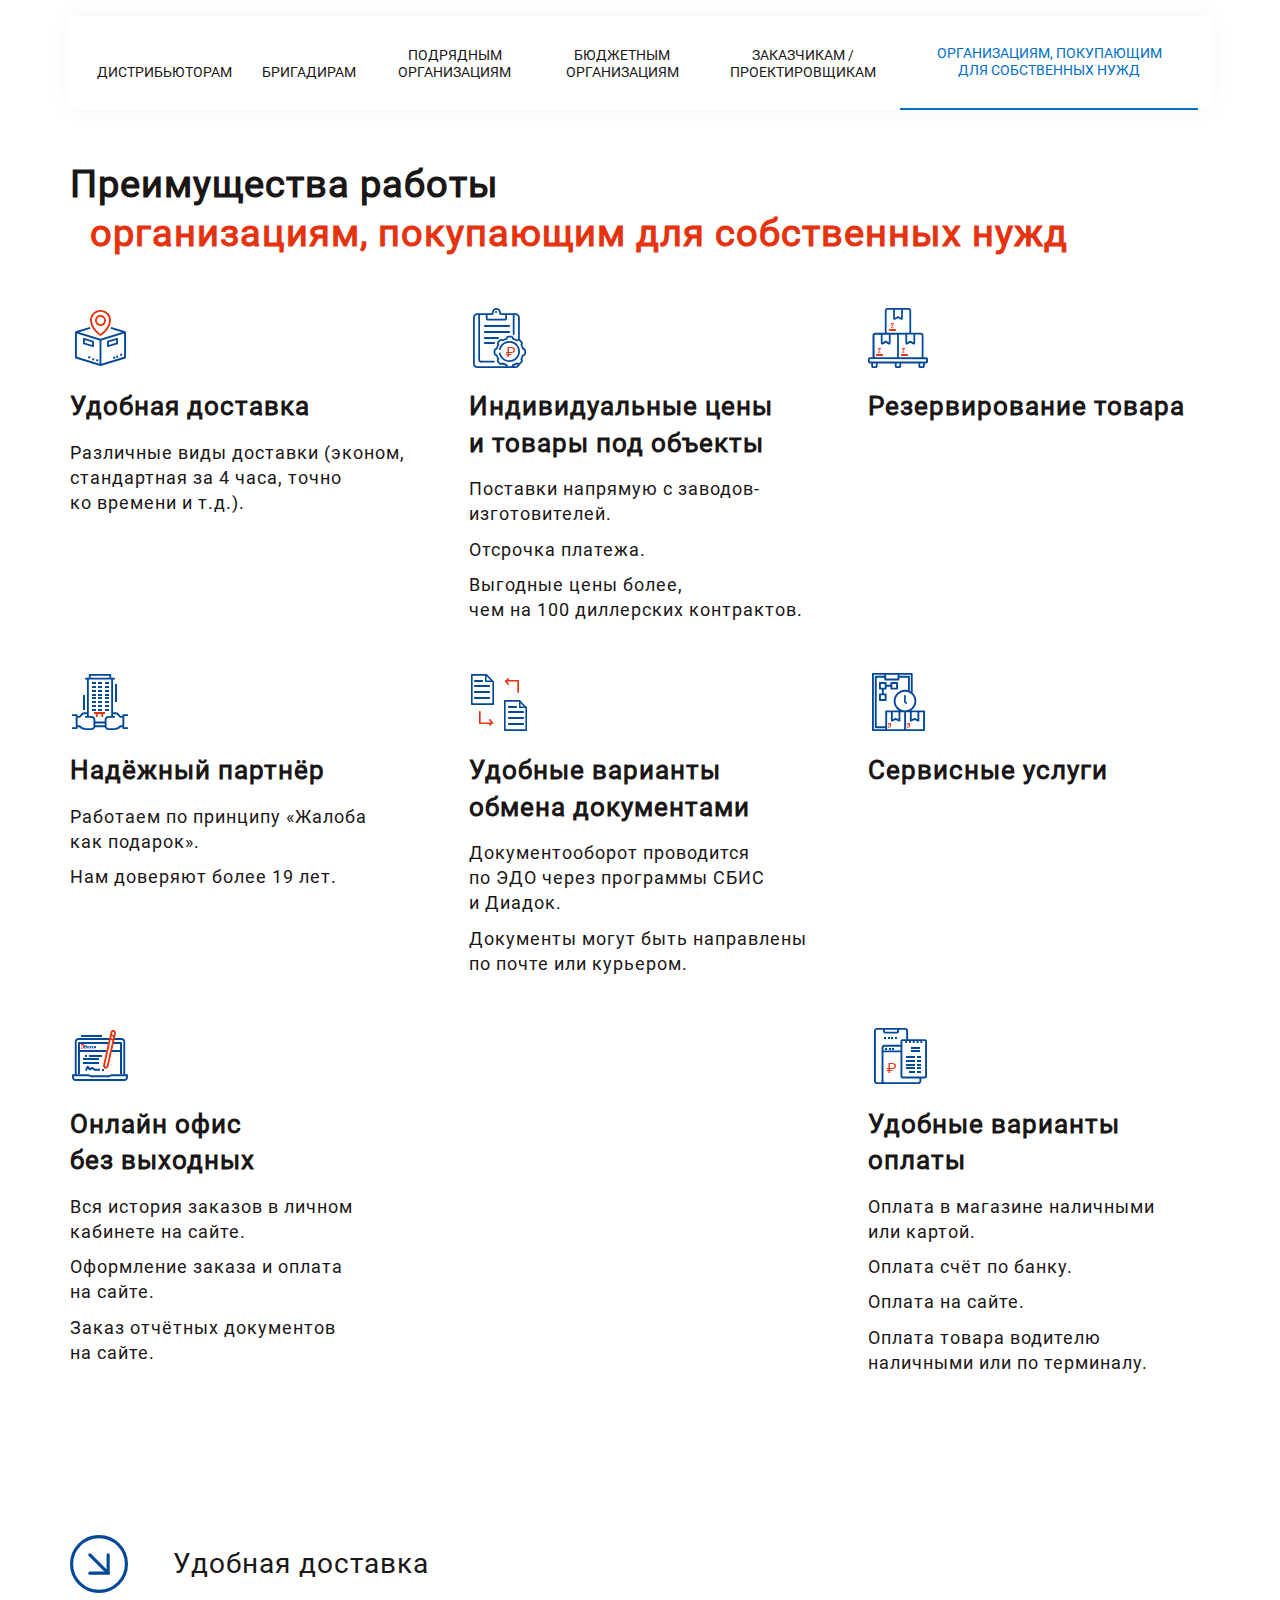
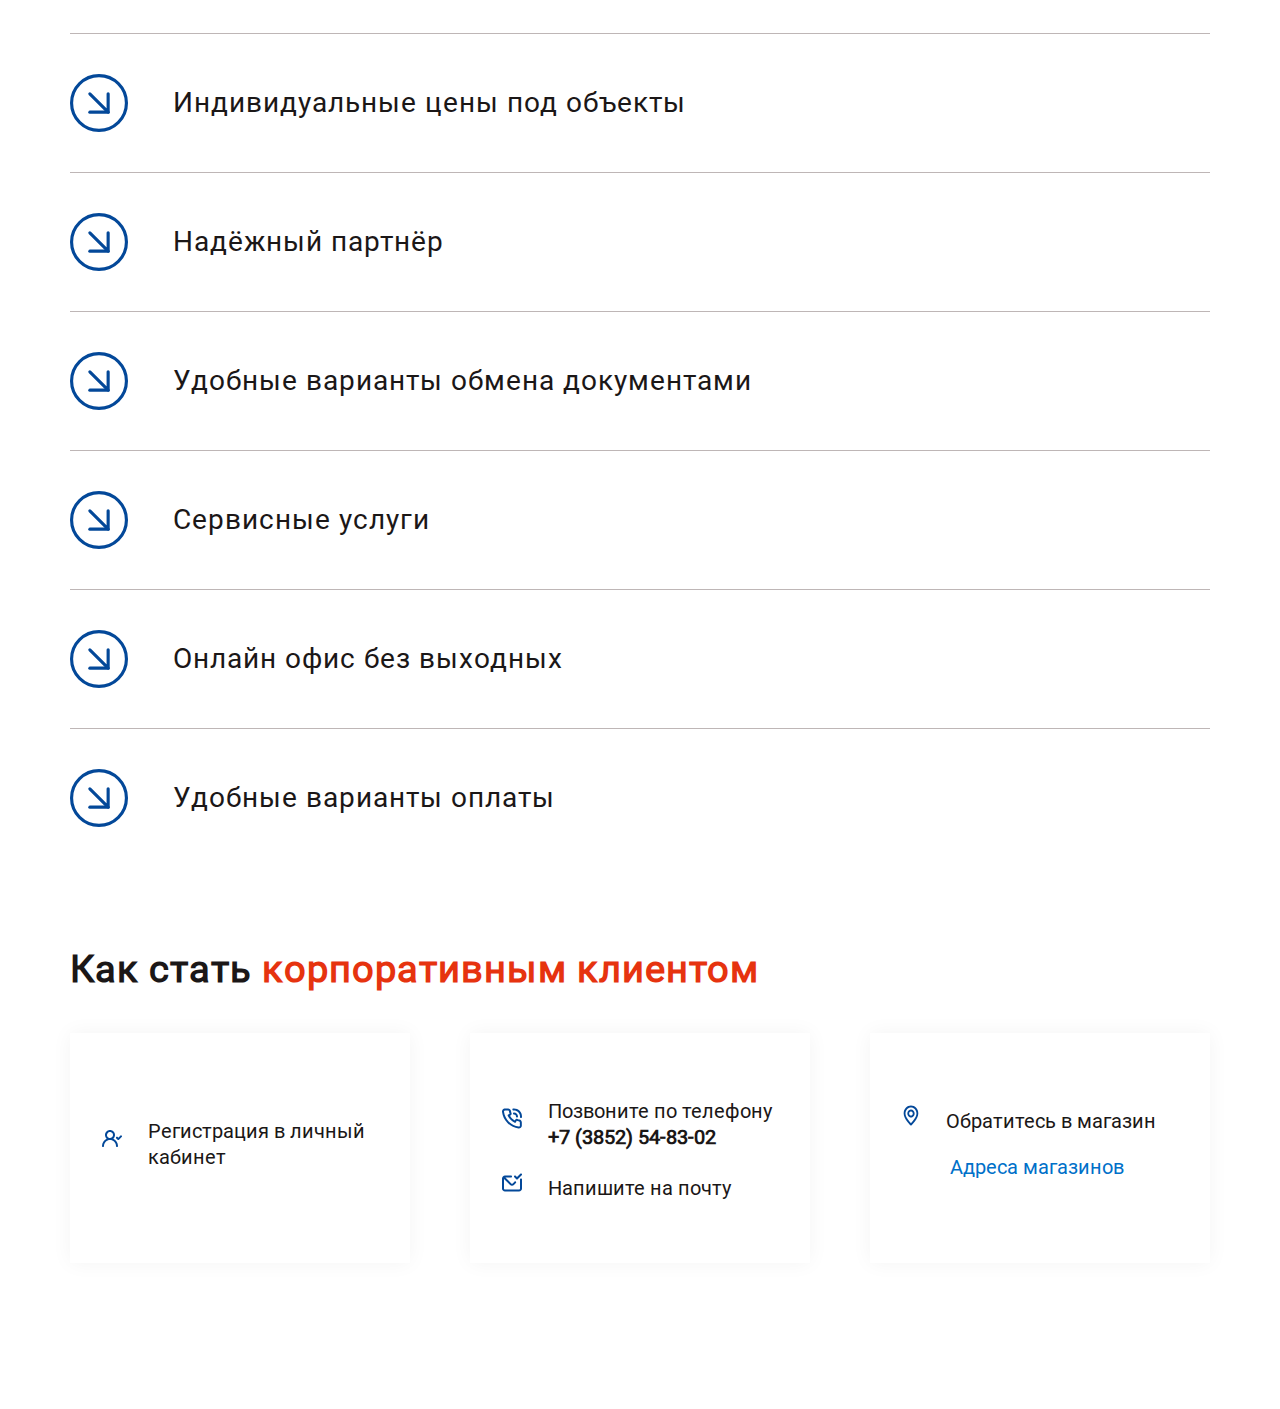
<file: index.html>
<!DOCTYPE html>
<html lang="en">
<head>
  <meta charset="UTF-8">
  <title>Alterra_Advantages_6</title>
  <link rel="stylesheet" href="css/style.css">
  <meta name="viewport" content="width=device-width, initial-scale=1">
</head>

<body class="page">
  <div class="page__content">
    <div class="container">
      <div class="container__content">
        <div class="container_advantages-line">
          <a href="#0" class="container_advantages-line_item">
            <p>
              Дистрибьюторам
            </p>
          </a>
          <a href="#0" class="container_advantages-line_item">
            <p>
              Бригадирам
            </p>
          </a>
          <a href="#0" class="container_advantages-line_item">
            <p>
              Подрядным организациям
            </p>
          </a>
          <a href="#0" class="container_advantages-line_item">
            <p>
              Бюджетным организациям
            </p>
          </a>
          <a href="#0" class="container_advantages-line_item">
            <p>
              Заказчикам / Проектировщикам
            </p>
          </a>
          <a href="#0" class="container_advantages-line_item">
            <p>
              Организациям, покупающим для собственных нужд
            </p>
          </a>
        </div>
        <section class="container_advantages-main">
          <h1 class="container_advantages-title">
            Преимущества работы <span class="text_ex"> &nbsp организациям, покупающим для собственных нужд</span>
          </h1>
          <div class="container_advantages-block">
            <article class="container_advantages-category">
              <img src="svg/location.svg" class="container_advantages-category-icon" alt="location">
              <div class="container_advantages-category_inform">
                <h2 class="container_advantages-category_inform-title">
                  Удобная доставка
                </h2>
                <p class="container_advantages-category_inform-text">
                  Различные виды доставки (эконом, стандартная за 4 часа, точно ко времени и т.д.).
                </p>
              </div>
            </article>
            <article class="container_advantages-category">
              <img src="svg/budget.svg" class="container_advantages-category-icon" alt="budget">
              <div class="container_advantages-category_inform">
                <h2 class="container_advantages-category_inform-title">
                  Индивидуальные цены и товары под объекты
                </h2>
                <p class="container_advantages-category_inform-text">
                  Поставки напрямую с заводов-изготовителей.
                </p>
                <p class="container_advantages-category_inform-text">
                  Отсрочка платежа.
                </p>
                <p class="container_advantages-category_inform-text">
                  Выгодные цены более, чем на 100 диллерских контрактов.
                </p>
              </div>
            </article>
            <article class="container_advantages-category">
              <img src="svg/package.svg" class="container_advantages-category-icon" alt="package">
              <div class="container_advantages-category_inform">
                <h2 class="container_advantages-category_inform-title">
                  Резервирование товара
                </h2>
              </div>
            </article>
            <article class="container_advantages-category">
              <img src="svg/shareholder.svg" class="container_advantages-category-icon" alt="shareholder">
              <div class="container_advantages-category_inform">
                <h2 class="container_advantages-category_inform-title">
                  Надёжный партнёр
                </h2>
                <p class="container_advantages-category_inform-text">
                  Работаем по принципу «Жалоба как подарок».
                </p>
                <p class="container_advantages-category_inform-text">
                  Нам доверяют более 19 лет.
                </p>
              </div>
            </article>
            <article class="container_advantages-category">
              <img src="svg/paper.svg" class="container_advantages-category-icon" alt="paper">
              <div class="container_advantages-category_inform">
                <h2 class="container_advantages-category_inform-title">
                  Удобные варианты обмена документами
                </h2>
                <p class="container_advantages-category_inform-text">
                  Документооборот проводится по ЭДО через программы СБИС и Диадок.
                </p>
                <p class="container_advantages-category_inform-text">
                  Документы могут быть направлены по почте или курьером.
                </p>
              </div>
            </article>
            <article class="container_advantages-category">
              <img src="svg/clipboard.svg" class="container_advantages-category-icon" alt="clipboard">
              <div class="container_advantages-category_inform">
                <h2 class="container_advantages-category_inform-title">
                  Сервисные услуги
                </h2>
              </div>
            </article>
            <article class="container_advantages-category">
              <img src="svg/program.svg" class="container_advantages-category-icon" alt="program">
              <div class="container_advantages-category_inform">
                <h2 class="container_advantages-category_inform-title">
                  Онлайн офис без выходных
                </h2>
                <p class="container_advantages-category_inform-text">
                  Вся история заказов в личном кабинете на сайте.
                </p>
                <p class="container_advantages-category_inform-text">
                  Оформление заказа и оплата на сайте.
                </p>
                <p class="container_advantages-category_inform-text">
                  Заказ отчётных документов на сайте.
                </p>
              </div>
            </article>
            <article class="container_advantages-category">
              <img src="svg/online-payment.svg" class="container_advantages-category-icon" alt="online payment">
              <div class="container_advantages-category_inform">
                <h2 class="container_advantages-category_inform-title">
                  Удобные варианты оплаты
                </h2>
                <p class="container_advantages-category_inform-text">
                  Оплата в магазине наличными или картой.
                </p>
                <p class="container_advantages-category_inform-text">
                  Оплата счёт по банку.
                </p>
                <p class="container_advantages-category_inform-text">
                  Оплата на сайте.
                </p>
                <p class="container_advantages-category_inform-text">
                  Оплата товара водителю наличными или по терминалу.
                </p>
              </div>
            </article>
          </div>
        </section>
        <section class="container_advantages-list">
          <article class="container_advantages-list-item">
            <input type="checkbox" id="hidden_list-item_2" class="hide_but" />
            <label for="hidden_list-item_2" class="button_hidden_down">
              <svg width="37" height="37" viewBox="0 0 37 37" fill="none" class="button_hidden" xmlns="http://www.w3.org/2000/svg">
              <path d="M18.5 36C28.165 36 36 28.165 36 18.5C36 8.83502 28.165 1 18.5 1C8.83502 1 1 8.83502 1 18.5C1 28.165 8.83502 36 18.5 36Z" stroke="#034899" stroke-width="2" stroke-linecap="round" stroke-linejoin="round"/>
              <path d="M24.3334 24.3332H12.6667" stroke="#034899" stroke-width="2" stroke-linecap="round" stroke-linejoin="round"/>
              <path d="M24.3334 12.6668V24.3335L12.6667 12.6668" stroke="#034899" stroke-width="2" stroke-linecap="round" stroke-linejoin="round"/>
              </svg>
            </label>
            <h3 class="container_advantages-list-item-title">
              Удобная доставка
            </h3>
            <div class="container_advantages-list-item_hidden-content">
              <div class="container_advantages-list-item_hidden-content_item">
                <h4 class="container_advantages-list-item_hidden-title">
                  ТГ Альтерра предлагает своим клиентам&nbsp<span class="text_ex">несколько видов доставок</span>
                </h4>
                <div class="advantages-list-item_hidden-block">
                  <div class="advantages-list-item_hidden-line">
                    <img src="svg/vector.svg" alt="arrow" width="15" height="12" class="hidden-line_arrow">
                    <p class="container_advantages-list-item_hidden-text">
                      <span class="text_bold">Стандартная</span>&nbsp(за 4 часа) — осуществляется по интервалам:&nbsp<span class="text_bold">с 09:00 до 10:00 с 10:00 до 13:00; с 14:00 до 18:00 и с 18:00 до 22:00.</span>
                    </p>
                  </div>
                  <div class="advantages-list-item_hidden-line">
                    <img src="svg/vector.svg" alt="arrow" width="15" height="12" class="hidden-line_arrow">
                    <p class="container_advantages-list-item_hidden-text">
                      <span class="text_bold">Точно ко времени</span>: заявки принимаются&nbsp<span class="text_bold">за 3 часа &nbsp</span>до желаемого времени доставки.
                    </p>
                  </div>
                  <div class="advantages-list-item_hidden-line">
                    <img src="svg/vector.svg" alt="arrow" width="15" height="12" class="hidden-line_arrow">
                    <p class="container_advantages-list-item_hidden-text">
                      <span class="text_bold">Грузовое такси</span>&nbsp— индивидуальная доставка, <span class="text_bold">&nbspв машине поедет только ваш груз</span>. Подача машины на погрузку в течение 20 минут.
                    </p>
                  </div>
                  <div class="advantages-list-item_hidden-line">
                    <img src="svg/vector.svg" alt="arrow" width="15" height="12" class="hidden-line_arrow">
                    <p class="container_advantages-list-item_hidden-text">
                      <span class="text_bold">Эконом-доставка</span>&nbsp— осуществляется на следующий и последующие дни, интервал<span class="text_bold">&nbspс 09:00 до 22:00</span>.
                      <br>
                      <br>
                      Более подробная информация, а так же и предварительный расчёт стоимости доставки &nbsp<a href="https://tg-alterra.ru/shop/delivery/" class="alterra_link">https://tg-alterra.ru/shop/delivery/</a>
                    </p>
                  </div>
                </div>
              </div>
              <div class="container_advantages-list-item_hidden-content_item">
                <h4 class="container_advantages-list-item_hidden-title">
                  Выбор автомобиля
                </h4>
                <div class="advantages-list-item_hidden-block_cars">
                  <div class="advantages-list-item_hidden-block_car">
                    <img src="svg/car_1.svg" alt="car" width="175" height="88" class="hidden-block_car">
                    <div class="advantages-list-item_hidden-block_content">
                      <h5 class="advantages-list-item_hidden-block_content-title">
                        До 100 кг до 1,5 м2
                      </h5>
                      <p class="container_advantages-list-item_hidden-text">
                        Доставляется товар весом не более 100 кг, объёмом до 1,5 м3, длиной не более 4 м.
                      </p>
                    </div>
                  </div>
                  <div class="advantages-list-item_hidden-block_car">
                    <img src="svg/car_2.svg" alt="car" width="175" height="88" class="hidden-block_car">
                    <div class="advantages-list-item_hidden-block_content">
                      <h5 class="advantages-list-item_hidden-block_content-title">
                        До 3 т, 6 м, 14 м3
                      </h5>
                      <p class="container_advantages-list-item_hidden-text">
                        Доставляется товар весом не более 3 тонн, объёмом до 14 м3, длиной не более 6 м.
                      </p>
                    </div>
                  </div>
                  <div class="advantages-list-item_hidden-block_car">
                    <img src="svg/car_3.svg" alt="car" width="175" height="88" class="hidden-block_car">
                    <div class="advantages-list-item_hidden-block_content">
                      <h5 class="advantages-list-item_hidden-block_content-title">
                        До 1,5 т, 4 м, 6 м3
                      </h5>
                      <p class="container_advantages-list-item_hidden-text">
                        Доставляется товар весом не более 1500 т, объёмом до 6 м3, длиной не более 4 м.
                      </p>
                    </div>
                  </div>
                  <div class="advantages-list-item_hidden-block_car">
                    <img src="svg/car_4.svg" alt="car" width="175" height="88" class="hidden-block_car">
                    <div class="advantages-list-item_hidden-block_content">
                      <h5 class="advantages-list-item_hidden-block_content-title">
                        Манипулятор. До 10 т, 6 м 
                      </h5>
                      <p class="container_advantages-list-item_hidden-text">
                        Доставляется товар весом не более 3 тонн, объёмом до 14 м3, длиной не более 6 м.
                      </p>
                    </div>
                  </div>
                  <div class="advantages-list-item_hidden-block_car">
                    <img src="svg/car_5.svg" alt="car" width="175" height="88" class="hidden-block_car">
                    <div class="advantages-list-item_hidden-block_content">
                      <h5 class="advantages-list-item_hidden-block_content-title">
                        До 1 т, 6 м, 6 м3
                      </h5>
                      <p class="container_advantages-list-item_hidden-text">
                        Доставляется товар длиной от 4 до 6 метров, весом до 1 тонны, с длиной кузова от 4 м.
                      </p>
                    </div>
                  </div>
                  <div class="advantages-list-item_hidden-block_car">
                    <img src="svg/car_6.svg" alt="car" width="175" height="88" class="hidden-block_car">
                    <div class="advantages-list-item_hidden-block_content">
                      <h5 class="advantages-list-item_hidden-block_content-title">
                        5 тонн и более
                      </h5>
                    </div>
                  </div>
                  <div class="advantages-list-item_hidden-block_car">
                    <img src="svg/car_7.svg" alt="car" width="175" height="88" class="hidden-block_car">
                    <img src="svg/car_8.svg" alt="car" width="175" height="88" class="hidden-block_car">
                    <div class="advantages-list-item_hidden-block_content">
                      <h5 class="advantages-list-item_hidden-block_content-title">
                        До 20 т, 20 м, 72 м3
                      </h5>
                      <p class="container_advantages-list-item_hidden-text">
                        Для расчёта стоимости и заказа звоните по номеру +7 (3852) 54-83-08
                      </p>
                    </div>
                  </div>
                </div>
                <button class="hidden-block_car_button">
                  Подробнее
                </button>
              </div>
            </div>
          </article>
          <article class="container_advantages-list-item">
            <input type="checkbox" id="hidden_list-item_3" class="hide_but" />
            <label for="hidden_list-item_3" class="button_hidden_down">
              <svg width="37" height="37" viewBox="0 0 37 37" fill="none" class="button_hidden" xmlns="http://www.w3.org/2000/svg">
              <path d="M18.5 36C28.165 36 36 28.165 36 18.5C36 8.83502 28.165 1 18.5 1C8.83502 1 1 8.83502 1 18.5C1 28.165 8.83502 36 18.5 36Z" stroke="#034899" stroke-width="2" stroke-linecap="round" stroke-linejoin="round"/>
              <path d="M24.3334 24.3332H12.6667" stroke="#034899" stroke-width="2" stroke-linecap="round" stroke-linejoin="round"/>
              <path d="M24.3334 12.6668V24.3335L12.6667 12.6668" stroke="#034899" stroke-width="2" stroke-linecap="round" stroke-linejoin="round"/>
              </svg>
            </label>
            <h3 class="container_advantages-list-item-title">
              Индивидуальные цены под объекты
            </h3>
            <div class="container_advantages-list-item_hidden-content">
              <div class="container_advantages-list-item_hidden-content_item">
                <h4 class="container_advantages-list-item_hidden-title">
                  <span class="text_ex">Поставки напрямую с заводов</span>&nbspс самой выгодной ценой
                </h4>
                <p class="container_advantages-list-item_hidden-text">
                  ТГ Альтерра является одним из крупнейших поставщиков строительных материалов на территории Алтайского края. Благодаря прямым контрактам с более чем 50 производителями строительных материалов, находящие в разных уголках РФ, мы имеем возможность отгружать наших клиентов напрямую на объект (минуя склады, транзитом), таким образом, мы избегаем дополнительных затрат на разгрузку материалов на наших складах, их пересчёт, хранение, следовательно, такие поставки положительно сказываются на ценообразование для наших клиентов.
                  <br>
                  <br>
                  Поставки напрямую с заводов позволяют нам выполнять любые заказы — объёмные и сложные. Вся реализуемая нами продукция высокого качества, подтверждена сертификами и соответствует ГОСТам.
                  <br>
                  <br>
                  Мы готовы точно в срок доставить оплаченный товар до объекта нашего клиента.
                  <br>
                  <br>
                </p>
                <img src="images/big_car.jpg" alt="big car" width="277" height="207" class="hidden-block_big-car">
                <img src="images/knauf.jpg" alt="big car" width="467" height="207" class="hidden-block_knauf-car">
              </div>
              <button class="hidden-block_application_button">
                Оставить заявку на расчёт
              </button>
              <div class="container_advantages-list-item_hidden-content_item">
                <h4 class="container_advantages-list-item_hidden-title">
                  <span class="text_ex">Отсрочка платежа</span>
                </h4>
                <p class="container_advantages-list-item_hidden-text">
                  Корпоративные покупатели ТГ «Альтерра» могут воспользоваться дополнительной услугой отсрочки платежа. 
                  <br>
                  <br>
                  Мы, как и многие другие поставщики, не работаем под честное слово и всегда заключаем договор. Основным критерием, для получения кредитного лимита является положительный бухгалтерский баланс и крупные активы на счетах. Для небольших компаний так же предусмотрен кредитный лимит. Для них мы предоставляем техническую отсрочку на несколько дней с небольшими суммами.
                  <br>
                  <br>
                  Вы всегда можете улучшить условия кредитного лимита, для этого вам необходимо:
                  <br>
                  <br>
                </p>
                <div class="advantages-list-item_hidden-block">
                  <div class="advantages-list-item_hidden-line">
                    <img src="svg/vector.svg" alt="arrow" width="15" height="12" class="hidden-line_arrow">
                    <p class="container_advantages-list-item_hidden-text">
                      стабильные и регулярные заказы;
                    </p>
                  </div>
                  <div class="advantages-list-item_hidden-line">
                    <img src="svg/vector.svg" alt="arrow" width="15" height="12" class="hidden-line_arrow">
                    <p class="container_advantages-list-item_hidden-text">
                      постоянство объёмов закупки с перспективой увеличения их объёма;
                    </p>
                  </div>
                  <div class="advantages-list-item_hidden-line">
                    <img src="svg/vector.svg" alt="arrow" width="15" height="12" class="hidden-line_arrow">
                    <p class="container_advantages-list-item_hidden-text">
                      период сотрудничества с нами;
                    </p>
                  </div>
                  <div class="advantages-list-item_hidden-line">
                    <img src="svg/vector.svg" alt="arrow" width="15" height="12" class="hidden-line_arrow">
                    <p class="container_advantages-list-item_hidden-text">
                      платёжеспособность и иные пложительные показатели вашей финансовой отчётности
                    </p>
                  </div>
                </div>
              </div>
              <div class="container_advantages-list-item_hidden-content_item">
                <h4 class="container_advantages-list-item_hidden-title">
                  Оставьте&nbsp<span class="text_ex">заявку</span>
                </h4>
                <div class="registration_inform">
                  <div class="registration_inform-item">
                    <form class="registration_inform-item__" action="#">
                      <input type="text" class="registration_inform-item_text" placeholder="Имя*" name="name" required autocomplete="off">
                      <p class="registration_inform-item_text-hidden">
                        Имя
                      </p>
                    </form>
                  </div>
                  <div class="registration_inform-item">
                    <form class="registration_inform-item__" action="#">
                      <input type="number" class="registration_inform-item_text" placeholder="+7(ХХХ) ХХХ-ХХ-ХХ" name="query" required autocomplete="off">
                    </form>
                  </div>
                  <div class="form-group">
                    <label class="checkbox-group">
                      <input type="checkbox" class="checkbox" required>
                      <span class="checkbox-text">Я согласен с <a href="#0" class="confident">политикой конфиденциальности</a> и даю согласие на обработку персональных данных</span>
                    </label>
                  </div>
                  <a href="#0" class="registration_inform_button">
                    <button class="send-button">
                      Отправить
                    </button>
                  </a>
                </div>
              </div>
              <div class="container_advantages-list-item_hidden-content_item">
                <h4 class="container_advantages-list-item_hidden-title">
                  Выгодные цены более чем&nbsp<span class="text_ex"> по 100 дилерским контрактам</span>
                </h4>
                <p class="container_advantages-list-item_hidden-text">
                  Мы работаем на рынке оптовых продаж строительных материалов уже более 18 лет. С каждым годом наш перечень поставщиков постоянно расширяется и, на сегодняшний день, насчитывает уже более 100 контрактов, а это более 15 000 наименований товаров!
                  <br>
                  <br>
                  Все наши товары хорошего качества, по максимально низким оптовым ценам, которые вы можете просмотреть и оценить:
                  <br>
                  <br>
                </p>
                <div class="advantages-list-item_hidden-block">
                  <div class="advantages-list-item_hidden-line">
                    <img src="svg/vector.svg" alt="arrow" width="15" height="12" class="hidden-line_arrow">
                    <p class="container_advantages-list-item_hidden-text">
                      через наш оптовый каталог товаров (интернет магазин);
                    </p>
                  </div>
                  <div class="advantages-list-item_hidden-line">
                    <img src="svg/vector.svg" alt="arrow" width="15" height="12" class="hidden-line_arrow">
                    <p class="container_advantages-list-item_hidden-text">
                      по запросу, через сервисы: электронной почты и WhatsApp;
                    </p>
                  </div>
                  <div class="advantages-list-item_hidden-line">
                    <img src="svg/vector.svg" alt="arrow" width="15" height="12" class="hidden-line_arrow">
                    <p class="container_advantages-list-item_hidden-text">
                      либо, подъехав по нашему адресу самовывоза товара, где можно сразу же, на месте, приобрести товар
                    </p>
                  </div>
                </div>
                <img src="images/alterra_cars.jpg" alt="cars" width="379" height="270" class="alterra_cars">
              </div>
            </div>
          </article>
          <article class="container_advantages-list-item">
            <input type="checkbox" id="hidden_list-item_6" class="hide_but" />
            <label for="hidden_list-item_6" class="button_hidden_down">
              <svg width="37" height="37" viewBox="0 0 37 37" fill="none" class="button_hidden" xmlns="http://www.w3.org/2000/svg">
              <path d="M18.5 36C28.165 36 36 28.165 36 18.5C36 8.83502 28.165 1 18.5 1C8.83502 1 1 8.83502 1 18.5C1 28.165 8.83502 36 18.5 36Z" stroke="#034899" stroke-width="2" stroke-linecap="round" stroke-linejoin="round"/>
              <path d="M24.3334 24.3332H12.6667" stroke="#034899" stroke-width="2" stroke-linecap="round" stroke-linejoin="round"/>
              <path d="M24.3334 12.6668V24.3335L12.6667 12.6668" stroke="#034899" stroke-width="2" stroke-linecap="round" stroke-linejoin="round"/>
              </svg>
            </label>
            <h3 class="container_advantages-list-item-title">
              Надёжный партнёр
            </h3>
            <div class="container_advantages-list-item_hidden-content">
              <div class="container_advantages-list-item_hidden-content_item">
                <h4 class="container_advantages-list-item_hidden-title">
                  <span class="text_ex">Жалоба</span>&nbspкак подарок
                </h4>
                <p class="container_advantages-list-item_hidden-text">
                  Мы не призываем вас быть профессиональными ябедами, но жалобы помогают нам решать многие вопросы. Ведь мы их уже принимаем на протяжении 18 лет, и с каждым годом, каждой жалобой, мы становимся лучше! Скажем честно — не всегда по вашим жалобам принимаются такие решения, которые вы хотите. Но, чтобы правильно пожаловаться и сэкономить время и деньги, вам необходимо просто позвонить на нашу горячую линию +7 (3852) 55-85-58. Мы считаем, что жалобы клиентов — лучшая обратная связь, самое надёжное маркетинговое исследование на свете!
                  <br>
                  <br>
                  Вы можете пожаловаться на:
                  <br>
                  <br>
                </p>
                <div class="advantages-list-item_hidden-block" id="delivery">
                  <div class="advantages-list-item_hidden-line">
                    <img src="svg/vector.svg" alt="arrow" width="15" height="12" class="hidden-line_arrow">
                    <p class="container_advantages-list-item_hidden-text">
                      время ответа сотрудника на ваш запрос, либо его игнорирование;
                    </p>
                  </div>
                  <div class="advantages-list-item_hidden-line">
                    <img src="svg/vector.svg" alt="arrow" width="15" height="12" class="hidden-line_arrow">
                    <p class="container_advantages-list-item_hidden-text">
                      долгую загрузку машины складскими работниками;
                    </p>
                  </div>
                  <div class="advantages-list-item_hidden-line">
                    <img src="svg/vector.svg" alt="arrow" width="15" height="12" class="hidden-line_arrow">
                    <p class="container_advantages-list-item_hidden-text">
                      время доставки товара на ваш объект или магазин;
                    </p>
                  </div>
                  <div class="advantages-list-item_hidden-line">
                    <img src="svg/vector.svg" alt="arrow" width="15" height="12" class="hidden-line_arrow">
                    <p class="container_advantages-list-item_hidden-text">
                      недовоз материалов до вашего объекта или магазина;
                    </p>
                  </div>
                  <div class="advantages-list-item_hidden-line">
                    <img src="svg/vector.svg" alt="arrow" width="15" height="12" class="hidden-line_arrow">
                    <p class="container_advantages-list-item_hidden-text">
                      качество товара;
                    </p>
                  </div>
                </div>
              </div>
              <div class="container_advantages-list-item_hidden-content_item">
                <p class="container_advantages-list-item_hidden-text">
                  Преимущества быть ябедой:
                  <br>
                  <br>
                </p>
                <div class="advantages-list-item_hidden-block" id="delivery">
                  <div class="advantages-list-item_hidden-line">
                    <img src="svg/vector.svg" alt="arrow" width="15" height="12" class="hidden-line_arrow">
                    <p class="container_advantages-list-item_hidden-text">
                      среднее время реакции на жалобу и её удовлетворение — менее 8 часов;
                    </p>
                  </div>
                  <div class="advantages-list-item_hidden-line">
                    <img src="svg/vector.svg" alt="arrow" width="15" height="12" class="hidden-line_arrow">
                    <p class="container_advantages-list-item_hidden-text">
                      мы не скрываем жалобы, они на виду у всех сотрудников онлайн (в корпоративной системе Bitrix), а так же на слуху у наших клиентов;
                    </p>
                  </div>
                  <div class="advantages-list-item_hidden-line">
                    <img src="svg/vector.svg" alt="arrow" width="15" height="12" class="hidden-line_arrow">
                    <p class="container_advantages-list-item_hidden-text">
                      подарочные сертификаты, бонусы, дополнительные скидки — все это, и не только, можно получить, главное улучшить нашу же работу!»
                    </p>
                  </div>
                </div>
              </div>
            </div>
          </article>
          <article class="container_advantages-list-item">
            <input type="checkbox" id="hidden_list-item_9" class="hide_but" />
            <label for="hidden_list-item_9" class="button_hidden_down">
              <svg width="37" height="37" viewBox="0 0 37 37" fill="none" class="button_hidden" xmlns="http://www.w3.org/2000/svg">
              <path d="M18.5 36C28.165 36 36 28.165 36 18.5C36 8.83502 28.165 1 18.5 1C8.83502 1 1 8.83502 1 18.5C1 28.165 8.83502 36 18.5 36Z" stroke="#034899" stroke-width="2" stroke-linecap="round" stroke-linejoin="round"/>
              <path d="M24.3334 24.3332H12.6667" stroke="#034899" stroke-width="2" stroke-linecap="round" stroke-linejoin="round"/>
              <path d="M24.3334 12.6668V24.3335L12.6667 12.6668" stroke="#034899" stroke-width="2" stroke-linecap="round" stroke-linejoin="round"/>
              </svg>
            </label>
            <h3 class="container_advantages-list-item-title">
              Удобные варианты обмена документами
            </h3>
            <div class="container_advantages-list-item_hidden-content">
              <div class="container_advantages-list-item_hidden-content_item">
                <p class="container_advantages-list-item_hidden-text">
                  По вашему запросу, мы поставим необходимый вам товар в резерв. После этого, выбранные вами товары блокируются на складе (неоплаченные — в течение 3 дней, оплаченные — по согласованию) и в течение этого срока не могут быть проданы никому другому.
                  <br>
                  <br>
                  Таким образом, мы избавляем вас от неприятных (и достаточно частых в обычном случае) ситуаций, когда вот вроде оно все было, а пока вы ехали до магазина, что-то уже закончилось. Обидно, потрачена куча времени и испорчено настроение.
                </p>
              </div>
              <div class="container_advantages-list-item_hidden-content_item">
                <h4 class="container_advantages-list-item_hidden-title">
                  Оставьте&nbsp<span class="text_ex">заявку</span>
                </h4>
                <div class="registration_inform">
                  <div class="registration_inform-item">
                    <form class="registration_inform-item__" action="#">
                      <input type="text" class="registration_inform-item_text" placeholder="Имя*" name="name" required autocomplete="off">
                      <p class="registration_inform-item_text-hidden">
                        Имя
                      </p>
                    </form>
                  </div>
                  <div class="registration_inform-item">
                    <form class="registration_inform-item__" action="#">
                      <input type="number" class="registration_inform-item_text" placeholder="+7(ХХХ) ХХХ-ХХ-ХХ" name="query" required autocomplete="off">
                    </form>
                  </div>
                  <div class="form-group">
                    <label class="checkbox-group">
                      <input type="checkbox" class="checkbox" required>
                      <span class="checkbox-text">Я согласен с <a href="#0" class="confident">политикой конфиденциальности</a> и даю согласие на обработку персональных данных</span>
                    </label>
                  </div>
                  <a href="#0" class="registration_inform_button">
                    <button class="send-button">
                      Отправить
                    </button>
                  </a>
                </div>
              </div>
            </div>
          </article>
          <article class="container_advantages-list-item">
            <input type="checkbox" id="hidden_list-item_10" class="hide_but" />
            <label for="hidden_list-item_10" class="button_hidden_down">
              <svg width="37" height="37" viewBox="0 0 37 37" fill="none" class="button_hidden" xmlns="http://www.w3.org/2000/svg">
              <path d="M18.5 36C28.165 36 36 28.165 36 18.5C36 8.83502 28.165 1 18.5 1C8.83502 1 1 8.83502 1 18.5C1 28.165 8.83502 36 18.5 36Z" stroke="#034899" stroke-width="2" stroke-linecap="round" stroke-linejoin="round"/>
              <path d="M24.3334 24.3332H12.6667" stroke="#034899" stroke-width="2" stroke-linecap="round" stroke-linejoin="round"/>
              <path d="M24.3334 12.6668V24.3335L12.6667 12.6668" stroke="#034899" stroke-width="2" stroke-linecap="round" stroke-linejoin="round"/>
              </svg>
            </label>
            <h3 class="container_advantages-list-item-title">
              Сервисные услуги
            </h3>
            <div class="container_advantages-list-item_hidden-content">
              <div class="container_advantages-list-item_hidden-content_item">
                <div class="container_advantages-block">
                  <div class="container_advantages-category_service">
                    <img src="svg/shopping.svg" class="container_advantages-category_service-icon" alt="basket">
                    <div class="container_advantages-category_inform">
                      <h2 class="container_advantages-category_service-title">
                        Интернет-магазин
                      </h2>
                      <p class="container_advantages-category_service-text">
                        Совершайте покупки не выходя из дома!
                        <br>
                        Вы всегда можете удалённо выбрать товар и оплатить заказ.
                      </p>
                    </div>
                  </div>
                  <div class="container_advantages-category_service">
                    <img src="svg/delivery.svg" class="container_advantages-category_service-icon" alt="car">
                    <div class="container_advantages-category_inform">
                      <h2 class="container_advantages-category_service-title">
                        Доставка
                      </h2>
                      <p class="container_advantages-category_service-text">
                        Вы можете выбрать удобное для вас время доставки
                      </p>
                    </div>
                  </div>
                  <div class="container_advantages-category_service">
                    <img src="svg/delivery_call.svg" class="container_advantages-category_service-icon" alt="car">
                    <div class="container_advantages-category_inform">
                      <h2 class="container_advantages-category_service-title">
                        Доставка по звонку
                      </h2>
                      <p class="container_advantages-category_service-text">
                        Вы можете оформить заказ по телефону.
                        <br>
                        Рассчитаться на месте с водителем.
                      </p>
                    </div>
                  </div>
                  <div class="container_advantages-category_service">
                    <img src="svg/boxes.svg" class="container_advantages-category_service-icon" alt="boxes">
                    <div class="container_advantages-category_inform">
                      <h2 class="container_advantages-category_service-title">
                        Разгрузка и подъем на этаж
                      </h2>
                      <p class="container_advantages-category_service-text">
                        При заказе доставки вы можете заказать услугу разгрузки и подъем на этаж.
                      </p>
                    </div>
                  </div>
                  <div class="container_advantages-category_service">
                    <img src="svg/card_credit.svg" class="container_advantages-category_service-icon" alt="card">
                    <div class="container_advantages-category_inform">
                      <h2 class="container_advantages-category_service-title">
                        Кредит
                      </h2>
                      <p class="container_advantages-category_service-text">
                        Не хватает денег на покупку? Выберите удобный для Вас тариф кредита.
                      </p>
                    </div>
                  </div>
                  <div class="container_advantages-category_service">
                    <img src="svg/100.svg" class="container_advantages-category_service-icon" alt="100 days">
                    <div class="container_advantages-category_inform">
                      <h2 class="container_advantages-category_service-title">
                        Обмен и возврат
                      </h2>
                      <p class="container_advantages-category_service-text">
                        Мы примем или обменяем вашу покупку в течение 100 дней.
                      </p>
                    </div>
                  </div>
                  <div class="container_advantages-category_service">
                    <img src="svg/circular-saw.svg" class="container_advantages-category_service-icon" alt="circular saw">
                    <div class="container_advantages-category_inform">
                      <h2 class="container_advantages-category_service-title">
                        Резка и распил
                      </h2>
                      <p class="container_advantages-category_service-text">
                        Вы можете воспользоваться услугой резки металла и других материалов.
                      </p>
                    </div>
                  </div>
                  <div class="container_advantages-category_service">
                    <img src="svg/certificate.svg" class="container_advantages-category_service-icon" alt="certificate">
                    <div class="container_advantages-category_inform">
                      <h2 class="container_advantages-category_service-title">
                        Подарочные сертификаты
                      </h2>
                      <p class="container_advantages-category_service-text">
                        С подарочным сертификатом ваши близкие смогут выбрать для себя любые товары из нашего ассортимента.
                      </p>
                    </div>
                  </div>
                  <div class="container_advantages-category_service">
                    <img src="svg/call-center.svg" class="container_advantages-category_service-icon" alt="call center">
                    <div class="container_advantages-category_inform">
                      <h2 class="container_advantages-category_service-title">
                        Call-центр
                      </h2>
                      <p class="container_advantages-category_service-text">
                        Сотрудники Альтерра в любой момент готовы предоставить нужную информацию и ответить на интересующие вас вопросы.
                      </p>
                    </div>
                  </div>
                  <div class="container_advantages-category_service">
                    <img src="svg/customer-support.svg" class="container_advantages-category_service-icon" alt="customer-support">
                    <div class="container_advantages-category_inform">
                      <h2 class="container_advantages-category_service-title">
                        Установка и монтаж
                      </h2>
                      <p class="container_advantages-category_service-text">
                        Вы можете заказать услугу профессионального монтажа дверей, душевых кабин или теплиц.
                      </p>
                    </div>
                  </div>
                  <div class="container_advantages-category_service">
                    <img src="svg/roulette.svg" class="container_advantages-category_service-icon" alt="roulette">
                    <div class="container_advantages-category_inform">
                      <h2 class="container_advantages-category_service-title">
                        Бесплатный предварительный расчет
                      </h2>
                      <p class="container_advantages-category_service-text">
                        Мы поможем рассчитать необходимый объём материалов для вашей кровли, фасада и др.
                      </p>
                    </div>
                  </div>
                  <div class="container_advantages-category_service">
                    <img src="svg/tint.svg" class="container_advantages-category_service-icon" alt="tint">
                    <div class="container_advantages-category_inform">
                      <h2 class="container_advantages-category_service-title">
                        Колеровка
                      </h2>
                      <p class="container_advantages-category_service-text">
                        При покупке краски и колера услуга колеровки проводится бесплатно. Более 5000 оттенков.
                      </p>
                    </div>
                  </div>
                  <div class="container_advantages-category_service">
                    <img src="svg/drill.svg" class="container_advantages-category_service-icon" alt="drill">
                    <div class="container_advantages-category_inform">
                      <h2 class="container_advantages-category_service-title">
                        Аренда инструмента
                      </h2>
                      <p class="container_advantages-category_service-text">
                        Аренда инструмента — отличное решение для желающих быстро и качественно выполнить разовый объём строительных работ, но не имеющих для этого соответствующего оборудования.
                      </p>
                    </div>
                  </div>
                </div>
              </div>
            </div>
          </article>
          <article class="container_advantages-list-item">
            <input type="checkbox" id="hidden_list-item_11" class="hide_but" />
            <label for="hidden_list-item_11" class="button_hidden_down">
              <svg width="37" height="37" viewBox="0 0 37 37" fill="none" class="button_hidden" xmlns="http://www.w3.org/2000/svg">
              <path d="M18.5 36C28.165 36 36 28.165 36 18.5C36 8.83502 28.165 1 18.5 1C8.83502 1 1 8.83502 1 18.5C1 28.165 8.83502 36 18.5 36Z" stroke="#034899" stroke-width="2" stroke-linecap="round" stroke-linejoin="round"/>
              <path d="M24.3334 24.3332H12.6667" stroke="#034899" stroke-width="2" stroke-linecap="round" stroke-linejoin="round"/>
              <path d="M24.3334 12.6668V24.3335L12.6667 12.6668" stroke="#034899" stroke-width="2" stroke-linecap="round" stroke-linejoin="round"/>
              </svg>
            </label>
            <h3 class="container_advantages-list-item-title">
              Онлайн офис без выходных
            </h3>
            <div class="container_advantages-list-item_hidden-content">
              <div class="container_advantages-list-item_hidden-content_item">
                <h4 class="container_advantages-list-item_hidden-title">
                  Преимущества<span class="text_ex">&nbspпокупки дистанционно</span>
                </h4>
                <div class="advantages_online-shopping_section">
                  <h5 class="advantages_online-shopping_section-title">
                    Физические лица
                  </h5>
                  <div class="advantages_online-shopping_section-list">
                    <div class="advantages_online-shopping_section-list-item">
                      <p class="advantages_online-shopping_section-list-item__number">1</p>
                      <p class="container_advantages-list-item_hidden-text">
                        Бесплатная доставка при покупке от 2 000 ₽, весом не более 30 кг (в Зоне доставки № 1).
                        <br>
                        <a href="#0" class="link_about_dilivery">Подробнее о доставке</a>
                      </p>
                    </div>
                    <div class="advantages_online-shopping_section-list-item">
                      <p class="advantages_online-shopping_section-list-item__number">2</p>
                      <p class="container_advantages-list-item_hidden-text">
                        В рабочее время вы всегда можете задать все интересующие вас вопросы специалистам кол-центра.             
                      </p>
                    </div>
                    <div class="advantages_online-shopping_section-list-item">
                      <p class="advantages_online-shopping_section-list-item__number">3</p>
                      <p class="container_advantages-list-item_hidden-text">
                        Вам доступны все виды оплат.
                      </p>
                    </div>
                    <div class="advantages_online-shopping_section-list-item">
                      <p class="advantages_online-shopping_section-list-item__number">4</p>
                      <p class="container_advantages-list-item_hidden-text">
                        6 видов статуса заказа.
                      </p>
                    </div>
                    <div class="advantages_online-shopping_section-list-item">
                      <p class="advantages_online-shopping_section-list-item__number">5</p>
                      <p class="container_advantages-list-item_hidden-text">
                        Онлайн расчёт стоимости доставки.
                      </p>
                    </div>
                    <div class="advantages_online-shopping_section-list-item">
                      <p class="advantages_online-shopping_section-list-item__number">6</p>
                      <p class="container_advantages-list-item_hidden-text">
                        История всех заказов (даже не купленных) в одном месте и онлайн и офлайн.
                      </p>
                    </div>
                    <div class="advantages_online-shopping_section-list-item">
                      <p class="advantages_online-shopping_section-list-item__number">7</p>
                      <p class="container_advantages-list-item_hidden-text">
                        Ускоренная подача претензий контроль сервиса.
                      </p>
                    </div>
                    <div class="advantages_online-shopping_section-list-item">
                      <p class="advantages_online-shopping_section-list-item__number">8</p>
                      <p class="container_advantages-list-item_hidden-text">
                        7 дней в неделю ваши заказы берутся в обработку.
                      </p>
                    </div>
                    <div class="advantages_online-shopping_section-list-item">
                      <p class="advantages_online-shopping_section-list-item__number">9</p>
                      <p class="container_advantages-list-item_hidden-text">
                        Ваши индивидуальные цены на сайте.
                      </p>
                    </div>
                  </div>
                </div>
                <div class="advantages_online-shopping_section">
                  <h5 class="advantages_online-shopping_section-title">
                    Юридические лица
                  </h5>
                  <div class="advantages_online-shopping_section-list">
                    <div class="advantages_online-shopping_section-list-item">
                      <p class="advantages_online-shopping_section-list-item__number">1</p>
                      <p class="container_advantages-list-item_hidden-text">
                        Бесплатная доставка при покупке от 2 000 ₽, весом не более 30 кг (в Зоне доставки № 1).
                        <br>
                        <a href="#0" class="link_about_dilivery">Подробнее о доставке</a>
                      </p>
                    </div>
                    <div class="advantages_online-shopping_section-list-item">
                      <p class="advantages_online-shopping_section-list-item__number">2</p>
                      <p class="container_advantages-list-item_hidden-text">
                        В рабочее время вы всегда можете задать все интересующие вас вопросы специалистам кол-центра.             
                      </p>
                    </div>
                    <div class="advantages_online-shopping_section-list-item">
                      <p class="advantages_online-shopping_section-list-item__number">3</p>
                      <p class="container_advantages-list-item_hidden-text">
                        Вам доступны все виды оплат.
                      </p>
                    </div>
                    <div class="advantages_online-shopping_section-list-item">
                      <p class="advantages_online-shopping_section-list-item__number">4</p>
                      <p class="container_advantages-list-item_hidden-text">
                        Онлай показатели вашего баланса.
                      </p>
                    </div>
                    <div class="advantages_online-shopping_section-list-item">
                      <p class="advantages_online-shopping_section-list-item__number">5</p>
                      <p class="container_advantages-list-item_hidden-text">
                        6 видов статуса заказа.
                      </p>
                    </div>
                    <div class="advantages_online-shopping_section-list-item">
                      <p class="advantages_online-shopping_section-list-item__number">6</p>
                      <p class="container_advantages-list-item_hidden-text">
                        Онлайн расчёт стоимости доставки.
                      </p>
                    </div>
                    <div class="advantages_online-shopping_section-list-item">
                      <p class="advantages_online-shopping_section-list-item__number">7</p>
                      <p class="container_advantages-list-item_hidden-text">
                        История всех заказов (даже не купленных) в одном месте и онлай и офлайн.
                      </p>
                    </div>
                    <div class="advantages_online-shopping_section-list-item">
                      <p class="advantages_online-shopping_section-list-item__number">8</p>
                      <p class="container_advantages-list-item_hidden-text">
                        Разная иерархия для пользователей (директор снабженец бухгалтер и т.д.)
                      </p>
                    </div>
                    <div class="advantages_online-shopping_section-list-item">
                      <p class="advantages_online-shopping_section-list-item__number">9</p>
                      <p class="container_advantages-list-item_hidden-text">
                        Ускоренная подача претензий контроль сервиса.
                      </p>
                    </div>
                    <div class="advantages_online-shopping_section-list-item">
                      <p class="advantages_online-shopping_section-list-item__number">10</p>
                      <p class="container_advantages-list-item_hidden-text">
                        Заказ акта сверок корректировок и т.д.
                      </p>
                    </div>
                    <div class="advantages_online-shopping_section-list-item">
                      <p class="advantages_online-shopping_section-list-item__number">11</p>
                      <p class="container_advantages-list-item_hidden-text">
                        ЭДО.
                      </p>
                    </div>
                    <div class="advantages_online-shopping_section-list-item">
                      <p class="advantages_online-shopping_section-list-item__number">12</p>
                      <p class="container_advantages-list-item_hidden-text">
                        7 дней в неделю ваши заказы берутся в обработку.
                      </p>
                    </div>
                    <div class="advantages_online-shopping_section-list-item">
                      <p class="advantages_online-shopping_section-list-item__number">13</p>
                      <p class="container_advantages-list-item_hidden-text">
                        Индивидуальные цены именно ваши на сайте.
                      </p>
                    </div>
                  </div>
                </div>
              </div>
              <button class="hidden-block_start-work_button">
                начать работу
              </button>
            </div>
          </article>
          <article class="container_advantages-list-item">
            <input type="checkbox" id="hidden_list-item_12" class="hide_but" />
            <label for="hidden_list-item_12" class="button_hidden_down">
              <svg width="37" height="37" viewBox="0 0 37 37" fill="none" class="button_hidden" xmlns="http://www.w3.org/2000/svg">
              <path d="M18.5 36C28.165 36 36 28.165 36 18.5C36 8.83502 28.165 1 18.5 1C8.83502 1 1 8.83502 1 18.5C1 28.165 8.83502 36 18.5 36Z" stroke="#034899" stroke-width="2" stroke-linecap="round" stroke-linejoin="round"/>
              <path d="M24.3334 24.3332H12.6667" stroke="#034899" stroke-width="2" stroke-linecap="round" stroke-linejoin="round"/>
              <path d="M24.3334 12.6668V24.3335L12.6667 12.6668" stroke="#034899" stroke-width="2" stroke-linecap="round" stroke-linejoin="round"/>
              </svg>
            </label>
            <h3 class="container_advantages-list-item-title">
              Удобные варианты оплаты
            </h3>
            <div class="container_advantages-list-item_hidden-content">
              <div class="container_advantages-list-item_hidden-content_item">
                <div class="hidden-content_item-section-payment">
                  <div class="hidden-content_item-section-payment_category">
                    <img src="images/cash_and_card.jpg" class="item-section-payment_category-image" alt="cash and card">
                    <p class="container_advantages-list-item_hidden-text">
                      Оплата в торговом зале наличкой или картой
                    </p>
                  </div>
                  <div class="hidden-content_item-section-payment_category">
                    <img src="images/counting.jpg" class="item-section-payment_category-image" alt="counting">
                    <p class="container_advantages-list-item_hidden-text">
                      Перевод со счета на счёт
                    </p>
                  </div>
                  <div class="hidden-content_item-section-payment_category">
                    <img src="images/online_pay_.jpg" class="item-section-payment_category-image" alt="online">
                    <p class="container_advantages-list-item_hidden-text">
                      Оплата на сайте
                    </p>
                  </div>
                  <div class="hidden-content_item-section-payment_category">
                    <img src="images/box.jpg" class="item-section-payment_category-image" alt="box">
                    <p class="container_advantages-list-item_hidden-text">
                      Оплата при получении товара водителю
                    </p>
                  </div>
                </div>
              </div>
            </div>
          </article>
        </section>
        <section class="container_advantages-list">
          <div>
            <h2 class="corporate_buyer-registration-title">
              Как стать&nbsp<span class="text_ex">корпоративным клиентом</span>
            </h2>
            <div class="corporate_buyer-registration-items">
              <article class="corporate_buyer-registration-item">
                <svg class="person_" width="24" height="24" viewBox="0 0 24 24" fill="none" xmlns="http://www.w3.org/2000/svg">
                <path d="M13.3 12.22C13.8336 11.7581 14.2616 11.1869 14.5549 10.545C14.8482 9.90316 15 9.20571 15 8.5C15 7.17392 14.4732 5.90215 13.5355 4.96447C12.5979 4.02678 11.3261 3.5 10 3.5C8.67392 3.5 7.40215 4.02678 6.46447 4.96447C5.52678 5.90215 5 7.17392 5 8.5C4.99999 9.20571 5.1518 9.90316 5.44513 10.545C5.73845 11.1869 6.16642 11.7581 6.7 12.22C5.30014 12.8539 4.11247 13.8775 3.27898 15.1685C2.4455 16.4596 2.00147 17.9633 2 19.5C2 19.7652 2.10536 20.0196 2.29289 20.2071C2.48043 20.3946 2.73478 20.5 3 20.5C3.26522 20.5 3.51957 20.3946 3.70711 20.2071C3.89464 20.0196 4 19.7652 4 19.5C4 17.9087 4.63214 16.3826 5.75736 15.2574C6.88258 14.1321 8.4087 13.5 10 13.5C11.5913 13.5 13.1174 14.1321 14.2426 15.2574C15.3679 16.3826 16 17.9087 16 19.5C16 19.7652 16.1054 20.0196 16.2929 20.2071C16.4804 20.3946 16.7348 20.5 17 20.5C17.2652 20.5 17.5196 20.3946 17.7071 20.2071C17.8946 20.0196 18 19.7652 18 19.5C17.9985 17.9633 17.5545 16.4596 16.721 15.1685C15.8875 13.8775 14.6999 12.8539 13.3 12.22V12.22ZM10 11.5C9.40666 11.5 8.82664 11.3241 8.33329 10.9944C7.83994 10.6648 7.45542 10.1962 7.22836 9.64805C7.0013 9.09987 6.94189 8.49667 7.05764 7.91473C7.1734 7.33279 7.45912 6.79824 7.87868 6.37868C8.29824 5.95912 8.83279 5.6734 9.41473 5.55764C9.99667 5.44189 10.5999 5.5013 11.1481 5.72836C11.6962 5.95542 12.1648 6.33994 12.4944 6.83329C12.8241 7.32664 13 7.90666 13 8.5C13 9.29565 12.6839 10.0587 12.1213 10.6213C11.5587 11.1839 10.7956 11.5 10 11.5ZM21.71 9.13C21.617 9.03627 21.5064 8.96188 21.3846 8.91111C21.2627 8.86034 21.132 8.8342 21 8.8342C20.868 8.8342 20.7373 8.86034 20.6154 8.91111C20.4936 8.96188 20.383 9.03627 20.29 9.13L18.29 11.13L17.67 10.5C17.577 10.4063 17.4664 10.3319 17.3446 10.2811C17.2227 10.2303 17.092 10.2042 16.96 10.2042C16.828 10.2042 16.6973 10.2303 16.5754 10.2811C16.4536 10.3319 16.343 10.4063 16.25 10.5C16.0637 10.6874 15.9592 10.9408 15.9592 11.205C15.9592 11.4692 16.0637 11.7226 16.25 11.91L17.59 13.25C17.7774 13.4363 18.0308 13.5408 18.295 13.5408C18.5592 13.5408 18.8126 13.4363 19 13.25L21.67 10.58C21.771 10.4893 21.8524 10.379 21.9094 10.2559C21.9664 10.1327 21.9977 9.99924 22.0014 9.86359C22.0052 9.72794 21.9813 9.59294 21.9312 9.46682C21.8811 9.34071 21.8058 9.22611 21.71 9.13V9.13Z" fill="#034899"/>
                </svg>
                <p class="registration-item_text">
                  Регистрация в личный кабинет
                </p>
              </article>
              <article class="corporate_buyer-registration-item">
                <svg class="phone_" width="24" height="24" viewBox="0 0 24 24" fill="none" xmlns="http://www.w3.org/2000/svg">
                <path d="M19.41 13C19.19 13 18.96 12.93 18.74 12.88C18.2948 12.7805 17.8571 12.6501 17.43 12.49C16.9661 12.3212 16.4561 12.33 15.9983 12.5146C15.5405 12.6992 15.1671 13.0466 14.95 13.49L14.73 13.95C13.7588 13.3992 12.8616 12.7271 12.06 11.95C11.2828 11.1484 10.6108 10.2512 10.06 9.28L10.52 9.07C10.9634 8.85292 11.3108 8.47953 11.4954 8.02169C11.68 7.56385 11.6888 7.05391 11.52 6.59C11.3612 6.15903 11.2309 5.71808 11.13 5.27C11.08 5.05 11.04 4.82 11.01 4.6C10.8886 3.89562 10.5196 3.25774 9.96961 2.80124C9.41961 2.34474 8.72469 2.09961 8.00999 2.11H4.99999C4.57724 2.10945 4.15914 2.19825 3.77311 2.37058C3.38707 2.54292 3.04182 2.7949 2.75999 3.11C2.47231 3.43365 2.2581 3.81575 2.13209 4.23004C2.00608 4.64432 1.97125 5.08098 2.02999 5.51C2.57358 9.67214 4.4752 13.5387 7.43999 16.51C10.4113 19.4748 14.2779 21.3764 18.44 21.92C18.5698 21.9299 18.7002 21.9299 18.83 21.92C19.5674 21.9211 20.2794 21.6505 20.83 21.16C21.1451 20.8782 21.3971 20.5329 21.5694 20.1469C21.7417 19.7609 21.8305 19.3428 21.83 18.92V15.92C21.8246 15.229 21.5808 14.5611 21.1399 14.0291C20.699 13.4971 20.0879 13.1336 19.41 13ZM19.9 19C19.8997 19.1395 19.8701 19.2775 19.8133 19.4049C19.7565 19.5324 19.6736 19.6465 19.57 19.74C19.4604 19.8399 19.33 19.9141 19.1881 19.9573C19.0463 20.0006 18.8967 20.0117 18.75 19.99C15.0183 19.5026 11.5502 17.802 8.87999 15.15C6.20746 12.4775 4.49202 8.99737 3.99999 5.25C3.97826 5.10333 3.98943 4.95367 4.03266 4.81185C4.0759 4.67003 4.15014 4.5396 4.24999 4.43C4.34461 4.32515 4.46037 4.24154 4.58964 4.18466C4.71891 4.12778 4.85876 4.09892 4.99999 4.1H7.99999C8.23115 4.09435 8.45713 4.16898 8.63945 4.3112C8.82178 4.45341 8.94919 4.65442 8.99999 4.88C8.99999 5.15 9.08999 5.43 9.14999 5.7C9.26556 6.22386 9.41931 6.73857 9.60999 7.24L8.20999 7.9C7.96935 8.01046 7.78235 8.21185 7.68999 8.46C7.58997 8.70346 7.58997 8.97654 7.68999 9.22C9.12919 12.3028 11.6072 14.7808 14.69 16.22C14.9334 16.32 15.2065 16.32 15.45 16.22C15.6981 16.1276 15.8995 15.9406 16.01 15.7L16.64 14.3C17.1559 14.4881 17.6837 14.6418 18.22 14.76C18.48 14.82 18.76 14.87 19.03 14.91C19.2556 14.9608 19.4566 15.0882 19.5988 15.2705C19.741 15.4529 19.8156 15.6788 19.81 15.91L19.9 19ZM14 2C13.77 2 13.53 2 13.3 2C13.0348 2.02254 12.7894 2.14952 12.6178 2.353C12.4462 2.55647 12.3624 2.81978 12.385 3.085C12.4075 3.35022 12.5345 3.59562 12.738 3.76721C12.9415 3.93881 13.2048 4.02254 13.47 4H14C15.5913 4 17.1174 4.63214 18.2426 5.75736C19.3678 6.88258 20 8.4087 20 10C20 10.18 20 10.35 20 10.53C19.9778 10.7938 20.0612 11.0556 20.2317 11.2581C20.4023 11.4606 20.6462 11.5871 20.91 11.61H20.99C21.2403 11.611 21.4819 11.5181 21.6671 11.3496C21.8522 11.1811 21.9675 10.9493 21.99 10.7C21.99 10.47 21.99 10.23 21.99 10C21.99 7.88 21.1485 5.84668 19.6504 4.34668C18.1523 2.84667 16.12 2.00265 14 2ZM16 10C16 10.2652 16.1053 10.5196 16.2929 10.7071C16.4804 10.8946 16.7348 11 17 11C17.2652 11 17.5196 10.8946 17.7071 10.7071C17.8946 10.5196 18 10.2652 18 10C18 8.93913 17.5786 7.92172 16.8284 7.17157C16.0783 6.42143 15.0609 6 14 6C13.7348 6 13.4804 6.10536 13.2929 6.29289C13.1053 6.48043 13 6.73478 13 7C13 7.26522 13.1053 7.51957 13.2929 7.70711C13.4804 7.89464 13.7348 8 14 8C14.5304 8 15.0391 8.21071 15.4142 8.58579C15.7893 8.96086 16 9.46957 16 10Z" fill="#034899"/>
                </svg>
                <p class="registration-item_text">
                  Позвоните по телефону
                  <br>
                  <span class="text_bold">+7 (3852) 54-83-02</span>
                </p>
                <svg class="mail_" width="24" height="24" viewBox="0 0 24 24" fill="none" xmlns="http://www.w3.org/2000/svg">
                <path d="M16.29 8.71C16.383 8.80373 16.4936 8.87812 16.6154 8.92889C16.7373 8.97966 16.868 9.0058 17 9.0058C17.132 9.0058 17.2627 8.97966 17.3846 8.92889C17.5064 8.87812 17.617 8.80373 17.71 8.71L21.71 4.71C21.8983 4.5217 22.0041 4.2663 22.0041 4C22.0041 3.7337 21.8983 3.47831 21.71 3.29C21.5217 3.1017 21.2663 2.99591 21 2.99591C20.7337 2.99591 20.4783 3.1017 20.29 3.29L17 6.59L15.71 5.29C15.6168 5.19676 15.5061 5.1228 15.3842 5.07234C15.2624 5.02188 15.1319 4.99591 15 4.99591C14.7337 4.99591 14.4783 5.1017 14.29 5.29C14.1968 5.38324 14.1228 5.49393 14.0723 5.61575C14.0219 5.73758 13.9959 5.86814 13.9959 6C13.9959 6.2663 14.1017 6.5217 14.29 6.71L16.29 8.71ZM21 8C20.7348 8 20.4804 8.10536 20.2929 8.2929C20.1054 8.48043 20 8.73479 20 9V18C20 18.2652 19.8946 18.5196 19.7071 18.7071C19.5196 18.8946 19.2652 19 19 19H5C4.73478 19 4.48043 18.8946 4.29289 18.7071C4.10536 18.5196 4 18.2652 4 18V8.41L9.88 14.3C10.4412 14.8567 11.1995 15.1693 11.99 15.17C12.8004 15.1658 13.5764 14.8425 14.15 14.27L15.87 12.55C16.0583 12.3617 16.1641 12.1063 16.1641 11.84C16.1641 11.5737 16.0583 11.3183 15.87 11.13C15.6817 10.9417 15.4263 10.8359 15.16 10.8359C14.8937 10.8359 14.6383 10.9417 14.45 11.13L12.7 12.88C12.5131 13.0632 12.2618 13.1659 12 13.1659C11.7382 13.1659 11.4869 13.0632 11.3 12.88L5.41 7H11C11.2652 7 11.5196 6.89465 11.7071 6.70711C11.8946 6.51957 12 6.26522 12 6C12 5.73479 11.8946 5.48043 11.7071 5.2929C11.5196 5.10536 11.2652 5 11 5H5C4.20435 5 3.44129 5.31607 2.87868 5.87868C2.31607 6.44129 2 7.20435 2 8V18C2 18.7957 2.31607 19.5587 2.87868 20.1213C3.44129 20.6839 4.20435 21 5 21H19C19.7956 21 20.5587 20.6839 21.1213 20.1213C21.6839 19.5587 22 18.7957 22 18V9C22 8.73479 21.8946 8.48043 21.7071 8.2929C21.5196 8.10536 21.2652 8 21 8Z" fill="#034899"/>
                </svg>
                <p class="registration-item_text">
                  Напишите на почту
                </p>
              </article>
              <article class="corporate_buyer-registration-item">
                <svg class="location_bottom" width="22" height="24" viewBox="0 0 22 24" fill="none" xmlns="http://www.w3.org/2000/svg">
                <path d="M10.9773 2C9.03637 2 7.17496 2.84285 5.80253 4.34315C4.43011 5.84344 3.65909 7.87827 3.65909 10C3.65909 15.4 10.1082 21.5 10.3827 21.76C10.5484 21.9149 10.7592 22.0001 10.9773 22.0001C11.1953 22.0001 11.4062 21.9149 11.5719 21.76C11.892 21.5 18.2955 15.4 18.2955 10C18.2955 7.87827 17.5244 5.84344 16.152 4.34315C14.7796 2.84285 12.9182 2 10.9773 2V2ZM10.9773 19.65C9.0288 17.65 5.48863 13.34 5.48863 10C5.48863 8.4087 6.0669 6.88258 7.09622 5.75736C8.12554 4.63214 9.52159 4 10.9773 4C12.4329 4 13.829 4.63214 14.8583 5.75736C15.8876 6.88258 16.4659 8.4087 16.4659 10C16.4659 13.34 12.9257 17.66 10.9773 19.65ZM10.9773 6C10.2536 6 9.54612 6.2346 8.94439 6.67412C8.34265 7.11365 7.87366 7.73836 7.59671 8.46927C7.31976 9.20017 7.2473 10.0044 7.38849 10.7804C7.52967 11.5563 7.87817 12.269 8.3899 12.8284C8.90163 13.3878 9.55362 13.7688 10.2634 13.9231C10.9732 14.0775 11.7089 13.9983 12.3775 13.6955C13.0462 13.3928 13.6176 12.8801 14.0197 12.2223C14.4218 11.5645 14.6364 10.7911 14.6364 10C14.6364 8.93913 14.2509 7.92172 13.5646 7.17157C12.8784 6.42143 11.9477 6 10.9773 6ZM10.9773 12C10.6154 12 10.2617 11.8827 9.96083 11.6629C9.65996 11.4432 9.42546 11.1308 9.28699 10.7654C9.14852 10.3999 9.11228 9.99778 9.18288 9.60982C9.25347 9.22186 9.42772 8.86549 9.68359 8.58579C9.93945 8.30608 10.2654 8.1156 10.6203 8.03843C10.9752 7.96126 11.3431 8.00087 11.6774 8.15224C12.0117 8.30362 12.2974 8.55996 12.4985 8.88886C12.6995 9.21776 12.8068 9.60444 12.8068 10C12.8068 10.5304 12.6141 11.0391 12.271 11.4142C11.9278 11.7893 11.4625 12 10.9773 12Z" fill="#034899"/>
                </svg>
                <p class="registration-item_text">
                  Обратитесь в магазин
                </p>
                <a href="#0" class="registration-item_text-store">
                  Адреса магазинов
                </a>
              </article>
            </div>
          </div>
        </section>
      </div>
    </div>
  </div>
</body>
</html>
</file>
<file: css/style.css>
body {
	display: block;
	margin: 0px;
	min-width: 320px;
}

@font-face {
	font-family: "Roboto Regular"; 
	src: url(../fonts/Roboto-Regular.ttf);
}

@font-face {
	font-family: "Roboto Medium"; 
	src: url(../fonts/Roboto-Medium.ttf);
}

@font-face {
	font-family: "Roboto Bold"; 
	src: url(../fonts/Roboto-Bold.ttf);
}

body {
	overflow-x: hidden;
	min-width: 320px;
	width: 100%;
	height: 100%;
	color: #000;
	font-size: 12px;
	font-family: 'Arial',sans-serif;
	padding: 0;
	margin: 0;
	background: #f6f6f6;
	-webkit-tap-highlight-color: transparent;
}

.page {
	position: relative;
	box-sizing: border-box;

	z-index: 1;
	font-family: Roboto, sans-serif;
	font-size: 14px;
	-webkit-font-smoothing: antialiased;
	text-rendering: optimizeLegibility;
	-moz-osx-font-smoothing: grayscale;
	-moz-font-feature-settings: liga, kern;
	background: #fff;
	color: #333333;
	min-width: 320px;
	height: 100vh;
}

.page__content {
	padding: 16px 0;
}

.container {
	display: block;
	width: 1400px;
	margin: 0 auto;
	padding: 0 20px;
	max-width: 100%;
	box-sizing: border-box;
}

.container__content {
	position: relative;
	z-index: 999;
	display: -webkit-box;
	display: -ms-flexbox;
	display: flex;
	-ms-flex-wrap: wrap;
	flex-wrap: wrap;
	-webkit-box-pack: justify;
	-ms-flex-pack: justify;
	justify-content: space-between;
	padding: 0 0 100px;
}

.container__content {
	padding-bottom: 10px !important;
}

.container_advantages-line {
	display: flex;
	flex-direction: row;
	flex-wrap: nowrap;
	justify-content: space-between;
	width: 90%;
	margin:0 auto 50px;
	padding: 0 15px;
	background-color: #ffffff;
	box-shadow: 0 0 20px 0px #f4f4f4;
    -webkit-box-shadow: 0 0 20px 0px #f4f4f4;
    -moz-box-shadow: 0 0 20px 0px #F4F4F4;
}

.container_advantages-line_item {
	text-align: center;
	margin-top: auto;
	box-sizing: border-box;
    padding: 20px;
    text-decoration: none;
    text-transform: uppercase;
    font-family: "Roboto Regular";
    color: #1B1717;
    font-size: 16px;
    font-weight: 400;
    line-height: 120%;
}

.container_advantages-line_item:nth-child(6) {
    color: #0070C9;
    border-bottom: 2px solid;
    border-color: #0070C9;
}

.container_advantages-line_item:hover {
	color: #0070C9;
	border-bottom: 2px solid;
	border-color: #0070C9;
}

.container_advantages-line_item:focus {
	color: #0070C9;
	border-bottom: 2px solid;
	border-color: #0070C9;
}

.container_advantages-main {
	margin: 0 0 80px;
	padding: 0 50px;
}

.container_advantages-title {
	font-family: "Roboto Regular";
    color: #1B1717;
    font-size: 38px;
    font-weight: 700;
    display: flex;
    flex-wrap: wrap;
    letter-spacing: 1px;
    line-height: 130%;
    margin: 0 0 50px 0;
}

.text_ex {
	color: #F44336;
    margin: 0;
}

.container_advantages-block {
	display: flex;
    flex-wrap: wrap;
    justify-content: space-between;
}

.container_advantages-category {
	display: flex;
    flex-wrap: wrap;
    width: 30%;
    margin-bottom: 40px;
    flex-direction: column;
    margin-right: 3%;
}

.container_advantages-category:nth-child(3n+3) {
	margin-right: 0;
}

.container_advantages-category:last-child {
	margin: 0;
}

.container_advantages-category-icon {
    margin: 0 auto 20px 0;
}

.container_advantages-category_inform {
	margin: 0;
}

.container_advantages-category_inform-title {
	font-family: "Roboto Regular";
    color: #1B1717;
    font-size: 26px;
    font-weight: 700;
    letter-spacing: 1px;
    line-height: 140%;
    margin: 0 0 15px;
}

.container_advantages-category_inform-text {
	font-family: "Roboto Regular";
    color: #1B1717;
    font-size: 18px;
    font-weight: 400;
    letter-spacing: 1px;
    line-height: 140%;
    margin: 0 0 10px;
}

.container_advantages-list {
	margin: 0 0 120px;
    padding: 0 50px;
    width: 100%;
    display: flex;
    flex-direction: column;
}

.container_advantages-list-item {
	display: flex;
    flex-wrap: wrap;
    width: 100%;
    padding-bottom: 40px;
    padding-top: 40px;
    border-bottom: 1px solid;
    border-color: #BEB6B6;
}

.container_advantages-list-item:last-child {
	border-bottom: none;
	padding-bottom: 0;
}

.container_advantages-list-item-title {
	font-family: "Roboto Regular";
    color: #1B1717;
    font-size: 28px;
    font-weight: 400;
    letter-spacing: 1px;
    line-height: 130%;
    margin: auto 0;
    width: 90%;
}

.hide_but + .button_hidden_down ~ .container_advantages-list-item_hidden-content {
	display: none;
}

.hide_but:checked + .button_hidden_down ~ .container_advantages-list-item_hidden-content {
	display: flex;
    flex-direction: column;
    z-index: 5;
    margin-top: 30px;
    padding-left: 100px;
    width: 100%;
}

.hide_but {
	display: none;
}

.hide_but + .button_hidden_down {
	cursor: pointer;
}

.hide_but:checked + .button_hidden_down {
    transform: rotate(180deg);
}

.button_hidden {
	width: 58px;
    height: 58px;
}

.button_hidden_down {
    width: 58px;
    height: 58px;
    margin: 0 45px 0 0;
}

.hide_but:checked + .button_hidden_down {
	transform: rotate(180deg);
}

.container_advantages-list-item_hidden-content_item {
	margin: 0 0 30px;
}

.container_advantages-list-item_hidden-content_item:last-child {
	margin: 0;
}

.container_advantages-list-item_hidden-text {
	font-family: "Roboto Regular";
    color: #1B1717;
    font-size: 18px;
    font-weight: 400;
    letter-spacing: 1px;
    line-height: 140%;
    margin: 0;
}

.text_bold {
	font-weight: 700;
}

.container_advantages-list-item_hidden-title {
	font-family: "Roboto Regular";
    color: #1B1717;
    font-size: 24px;
    font-weight: 400;
    letter-spacing: 1px;
    line-height: 140%;
    margin: 0 0 20px;
}

.advantages-list-item_hidden-block {
	width: 100%;
	display: flex;
	flex-direction: column;
}

.advantages-list-item_hidden-line {
	display: flex;
	flex-wrap: nowrap;
	margin-bottom: 20px;
}

.hidden-line_arrow {
	width: 15px;
	height: 12px;
	margin: 5px 15px auto 0;
}

.hidden-content_registration {
	display: flex;
	justify-content: space-between;
	width: 70%;
}

.application_choice {
	display: flex;
	flex-direction: column;
}

.application_choice-item {
	width: auto;
	margin-bottom: 20px;
}

.application_choice-item-hide {
	display: none;
}

.application_choice-item-hide + .application_choice-item-content {
	border: 1px solid;
	border-radius: 10px;
	border-color: #0070C9;
	padding: 10px 15px;	cursor: pointer;
    display: inline-block;

    font-family: "Roboto Regular";
    font-size: 18px;
    font-weight: 400;
    letter-spacing: 1px;
    line-height: 130%;
	color: #0070C9;
	margin: 0;
	text-align: center;
}

.application_choice-item-hide:checked + .application_choice-item-content {
	background-color: #0070C9;
	color: #ffffff;
}

.application_choice-item-content:hover {
	background-color: #0070C9;
	color: #ffffff;
}

.application_choice-item-content:focus {
	background-color: #0070C9;
	color: #ffffff;
}

.application_choice-item-content:checked {
	background-color: #0070C9;
	color: #ffffff;
}

.registration_inform {
	display: flex;
    flex-wrap: wrap;
    flex-direction: column;
    width: 380px;
}

.registration_inform-item {
	display: flex;
    flex-wrap: wrap;
    margin: 0 auto 15px;
    width: 100%;
}

.registration_inform-item__ {
	display: flex;
    flex-direction: column-reverse;
    outline: none;
    padding: 10px 20px;
    width: 100%;
    height: 41px;
    border: 1px solid;
    border-color: #034899;
    border-radius: 10px;
    -webkit-border-radius: 10px;
    -moz-border-radius: 10px;
}

.registration_inform-item_text {
	font-family: "Roboto Regular";
    color: #000000;
    font-size: 18px;
    font-weight: 400;
    letter-spacing: 1px;
    line-height: 140%;
    margin: auto;
    outline: none;
    border: none;
    width: 100%;
    padding: 0;
}

.registration_inform-item_text-hidden {
	display: none;
    margin: 0 0 5px;
    color: #615B5B;
    font-size: 14px;
}

input:focus::-webkit-input-placeholder { color:transparent; }
input:focus:-moz-placeholder { color:transparent; } /* FF 4-18 */
input:focus::-moz-placeholder { color:transparent; } /* FF 19+ */
input:focus:-ms-input-placeholder { color:transparent; } /* IE 10+ */

input[type="number"]::-webkit-outer-spin-button,
input[type="number"]::-webkit-inner-spin-button {
  -webkit-appearance: none;
  margin: 0;
}

input[type="number"] {
  -moz-appearance: textfield;
}
input[type="number"]:hover,
input[type="number"]:focus {
  -moz-appearance: number-input;
}

input[type=number]::-webkit-inner-spin-button,
input[type=number]::-webkit-outer-spin-button {
  -webkit-appearance: none;
  margin: 0;
}

.registration_inform-item_text:active + .registration_inform-item_text-hidden {
	display: block;
}

.registration_inform-item_text:focus + .registration_inform-item_text-hidden {
	display: block;
}

.checkbox {
    position: absolute;
    clip: rect(1px, 1px, 1px, 1px);
    width: 1px;
    height: 1px;
}

.form-group {
	margin-bottom: 20px;
}

.checkbox-text {
  display: inline-block;
  color: #504B4B;
}

.checkbox-text::before {
  margin-right: 8px;
}

.checkbox-text::before {
  content: "";
  display: inline-block;
  vertical-align: middle;
  
  width: 20px;
  height: 20px;
  
  background-image: url(../svg/rctngl.svg);
  background-repeat: no-repeat;
  background-position: center center;
  background-size: 20px;
}

.checkbox:focus ~ .checkbox-text::before {
  outline: 2px solid #0f8fee;
  outline-offset: 2px;
}

.checkbox:checked ~ .checkbox-text::before {
  background-image: url(../svg/check.svg);
}

.confident {
	text-decoration: underline;
	color: #504B4B;
}

.registration_inform_button {
	text-decoration: none;
    width: 100%;
}

.send-button {
    height: 51px;
    width: 100%;
    text-transform: uppercase;
    letter-spacing: 1px;
    font-size: 18px;
    color: #6A6868;
    font-family: "Roboto Bold";
    background-color: #CFD0D1;
    border-radius: 10px;
    border-color: transparent;
    outline: none;
    padding: 13px;
    cursor: pointer;
    outline: none;
}

.send-button:active {
    color: #6A6868;
    background: #CFD0D1;
    border-color: transparent;
    border-radius: 10px;
    outline: none;
}

.alterra_link {
	text-decoration: none;
	color: #0070C9;
}

.advantages-list-item_hidden-block_cars {
	display: flex;
	flex-wrap: wrap;
	justify-content: space-between;
}

.advantages-list-item_hidden-block_car {
	display: flex;
	width: 49%;
	padding: 15px 0;
}

.advantages-list-item_hidden-block_car:last-child {
	justify-content: center;
	margin-right: auto;
	margin-left: auto;
	width: 70%;
}

.hidden-block_car {
	margin-right: 20px;
}

.advantages-list-item_hidden-block_content {
	display: flex;
	flex-direction: column;
}

.advantages-list-item_hidden-block_content-title {
	font-family: "Roboto Regular";
    color: #1B1717;
    font-size: 18px;
    font-weight: 700;
    letter-spacing: 1px;
    line-height: 140%;
    margin: 0 0 10px;
}

.hidden-block_car_button {
	background-color: #F44336;
	border-radius: 10px;
	text-transform: uppercase;
	color: #ffffff;
	font-family: "Roboto Regular";
	font-size: 20px;
    font-weight: 400;
    letter-spacing: 1px;
    line-height: 130%;
    margin: 50px 0 35px 15%;
    padding: 12px 25px;
    border-color: transparent;
    outline: none;
}

.hidden-block_car_button:active {
	background-color: #ffffff;
	border-color: #F44336;
	color: #F44336;
	border-radius: 10px;
}

.hidden-block_car_button:focus {
	background-color: #ffffff;
	border-color: #F44336;
	color: #F44336;
	border-radius: 10px;
}

#delivery {
	width: auto;
	margin-left: 15%;
    display: flex;
    flex-direction: column;
}

.hidden-block_big-car {
	border-radius: 10px;
	margin-right: 30px;
}

.hidden-block_knauf-car {
	border-radius: 10px;
}

.hidden-block_application_button {
	background-color: #F44336;
	border-radius: 10px;
	text-transform: uppercase;
	color: #ffffff;
	font-family: "Roboto Regular";
	font-size: 20px;
    font-weight: 400;
    letter-spacing: 1px;
    line-height: 130%;
    margin: 0 60% 20px 0;
    padding: 12px 25px;
    border-color: transparent;
    outline: none;
}

.hidden-block_application_button:active {
	background-color: #ffffff;
	border-color: #F44336;
	color: #F44336;
	border-radius: 10px;
}

.hidden-block_application_button:focus {
	background-color: #ffffff;
	border-color: #F44336;
	color: #F44336;
	border-radius: 10px;
}

.alterra_cars {
	border-radius: 10px;
}

.block-information_items {
	display: flex;
    flex-wrap: wrap;
    justify-content: space-between;
}

.block-information_item {
	text-align: center;
	box-sizing: border-box;
    width: 175px;
    height: 110px;
    padding: 40px 0;
    box-shadow: 0 0 20px 0px #f4f4f4;
    -webkit-box-shadow: 0 0 20px 0px #f4f4f4;
    -moz-box-shadow: 0 0 20px 0px #F4F4F4;
}

.block-information_item:nth-child(3) {
	padding: 30px 0;
}

.block-information_item:nth-child(5) {
	padding: 30px 0;
}

.block-information_item:nth-child(6) {
	padding: 30px 0;
}

.block-information_item-link {
	background-color: #ffffff;
	border-radius: 10px;
	text-decoration: none;
	color: #034899;
	font-family: "Roboto Regular";
	font-size: 20px;
    font-weight: 400;
    letter-spacing: 1px;
    line-height: 130%;
    margin: 0 auto;
    border-color: transparent;
    outline: none;
}

.block-social-networks_items {
	display: flex;
    flex-wrap: wrap;
    justify-content: space-between;
}

.block-social-networks_item {
	text-align: center;
	box-sizing: border-box;
    width: 175px;
    height: 211px;
    padding: 25px 10px;
    box-shadow: 0 0 20px 0px #f4f4f4;
    -webkit-box-shadow: 0 0 20px 0px #f4f4f4;
    -moz-box-shadow: 0 0 20px 0px #F4F4F4;
    display: flex;
    flex-direction: column;
    justify-content: space-around;
}

.block-social-networks_item-label {
	margin: 0 auto 10px;
}

.block-social-networks_item-text {
	color: #1B1717;
	font-family: "Roboto Regular";
	font-size: 12px;
    font-weight: 400;
    letter-spacing: 1px;
    line-height: 130%;
    margin: 0 auto;
}

.social-networks_link {
	text-transform: uppercase;
	text-decoration: none;
	color: #034899;
}

.container_advantages-category_service {
	display: flex;
    flex-wrap: nowrap;
    width: 30%;
    margin-bottom: 40px;
    flex-direction: row;
    justify-content: space-between;
    margin-right: 3%;
}

.container_advantages-category_service:nth-child(3n+3) {
	margin-right: 0;
}

.container_advantages-category_service:last-child {
	margin-bottom: 0;
}

.container_advantages-category_service-icon {
	margin: 0 20px auto 0;
	width: 60px;
    height: 60px;
}

.container_advantages-category_service-title {
	font-family: "Roboto Regular";
    color: #1B1717;
    font-size: 22px;
    font-weight: 700;
    letter-spacing: 1px;
    line-height: 140%;
    margin: 0 0 15px;
}

.container_advantages-category_service-text {
	font-family: "Roboto Regular";
    color: #1B1717;
    font-size: 15px;
    font-weight: 400;
    letter-spacing: 1px;
    line-height: 140%;
    margin: 0 0 10px;
}

.advantages_online-shopping_section {
	width: 100%;
	display: flex;
    flex-direction: row;
    flex-wrap: nowrap;
    justify-content: space-between;
    margin-bottom: 30px;
}

.advantages_online-shopping_section:last-child {
	margin-bottom: 0;
}

.advantages_online-shopping_section-title {
	font-family: "Roboto Regular";
    color: #E6330F;
    font-size: 20px;
    font-weight: 700;
    letter-spacing: 1px;
    line-height: 130%;
    margin: 0;
    width: 25%;
}

.advantages_online-shopping_section-list {
	display: flex;
	flex-direction: column;
}

.advantages_online-shopping_section-list-item {
	display: flex;
	flex-wrap: nowrap;
	flex-direction: row;
	margin-bottom: 15px;
}

.advantages_online-shopping_section-list-item:last-child {
	margin-bottom: 0;
}

.advantages_online-shopping_section-list-item__number {
	font-family: "Roboto Regular";
    color: #908E8E;
    font-size: 16px;
    font-weight: 400;
    letter-spacing: 1px;
    line-height: 140%;
    margin: 0 15px 0 0;
}

.link_about_dilivery {
	text-decoration: none;
	color: #0070C9;
	border-bottom: 3px dashed;

}

.hidden-block_start-work_button {
	background-color: #F44336;
    border-radius: 10px;
    text-transform: uppercase;
    color: #ffffff;
    font-family: "Roboto Regular";
    font-size: 16px;
    font-weight: 400;
    letter-spacing: 1px;
    line-height: 130%;
    margin: 0 auto;
    padding: 12px 25px;
    border-color: transparent;
    outline: none;
}

.hidden-content_item-section-payment {
	display: flex;
	flex-wrap: wrap;
	justify-content: space-between;
}

.hidden-content_item-section-payment_category {
	display: flex;
	flex-direction: column;
	width: 20%;
}

.item-section-payment_category-image {
	width: 278px;
	height: 170px;
	border-radius: 10px;
    margin-bottom: 20px;
}

.corporate_buyer-registration {
	padding: 0 30px;
}

.corporate_buyer-registration-title {
	font-family: "Roboto Regular";
    color: #1B1717;
    font-size: 38px;
    font-weight: 700;
    line-height: 120%;
    width: 100%;
    margin: 0 0 40px;
    display: flex;
    flex-wrap: wrap;
    letter-spacing: 1px;
}

.text_ex {
	color: #E6330F;
    margin: 0;
}

.corporate_buyer-registration-items {
	display: flex;
    flex-wrap: wrap;
    justify-content: space-between;
}

.corporate_buyer-registration-item {
	box-sizing: border-box;
	width: 380px;
	height: 238px;
	padding: 0 50px;
	box-shadow: 0 0 20px 0px #F4F4F4;
    -webkit-box-shadow: 0 0 20px 0px #F4F4F4;
    -moz-box-shadow: 0 0 20px 0px #F4F4F4;
}

.person_ {
	display: inline;
    margin-top: 80px;
    margin-right: 20px;
    height: 51px;
}

.registration-item_text {
	display: inline-block;
	font-family: "Roboto Regular";
    color: #1B1717;
    font-size: 20px;
    font-weight: 400;
    line-height: 130%;
    width: 230px;
    margin: 0;
}

.phone_ {
	display: inline;
    margin-top: 60px;
    margin-right: 20px;
    height: 51px;
}

.text_bold {
	font-weight: 700;
}

.mail_ {
	display: inline;
    margin-top: 20px;
    margin-right: 20px;
    height: 25px;
}

.location_bottom {
	display: inline;
    margin-top: 70px;
    margin-right: 20px;
    height: 25px;
}

.registration-item_text-store {
	display: inline-block;
	text-decoration: none;
	font-family: "Roboto Regular";
    color: #0070C9;
    font-size: 20px;
    font-weight: 400;
    line-height: 130%;
    width: 230px;
    margin: 20px 0 0 50px;
}

.registration_inform-item__for-files {
    display: flex;
    flex-direction: column;
    outline: none;
    padding: 10px 20px;
    width: 100%;
    height: 100px;
    border: 1px solid;
    border-color: #034899;
    border-radius: 10px;
    -webkit-border-radius: 10px;
    -moz-border-radius: 10px;
}

.registration_inform-item__files-text {
    font-family: "Roboto Regular";
    color: #504B4B;
    font-size: 18px;
    font-weight: 400;
    letter-spacing: 1px;
    line-height: 140%;
    margin: 0;
}

.registration_inform-item_files {
    position: absolute;
    width: 340px;
    height: 100px;
    opacity: 0;
}


@media (min-width: 1201px) and (max-width: 1400px) {

	.container_advantages-line_item {
		font-size: 14px;
		padding: 15px;
	}

	.block-information_item {
		width: 150px;
		height: 100px;
	}

	.block-information_item-link {
		font-size: 16px;
	}

	.block-social-networks_item {
		width: 150px;
		height: 211px;
	}

	.block-social-networks_item-text {
		font-size: 11px;
	}

	.advantages_online-shopping_section-list {
		width: 70%;
	}

	.hidden-content_item-section-payment_category {
		width: 22%;
	}

	.item-section-payment_category-image {
		width: auto;
    	height: auto;
	}

	.corporate_buyer-registration-item {
		width: 340px;
		height: 230px;
		padding: 0 30px;
	}
}

@media (min-width: 961px) and (max-width: 1200px) {

	.container_advantages-line_item {
		padding: 10px;
		font-size: 12px;
	}

	.container_advantages-main {
		padding: 0 30px;
		margin: 0 0 60px;
	}

	.container_advantages-title {
		font-size: 32px;
	}

	.container_advantages-category {
		margin-right: 2%;
		margin-bottom: 30px;
	}

	.container_advantages-category_inform-title {
		font-size: 22px;
		line-height: 120%;
	}

	.container_advantages-category_inform-text {
		margin: 0 0 5px;
		font-size: 16px;
	}

	.container_advantages-list {
		padding: 0 30px;
		margin: 0 0 80px;    
	}

	.container_advantages-list-item {
		padding-bottom: 30px;
    	padding-top: 30px;
	}

	.button_hidden_down {
		width: 50px;
    	height: 50px;
    	margin: 0 35px 0 0;
	}

	.button_hidden {
	    width: 50px;
	    height: 50px;
	}

	.container_advantages-list-item-title {
		font-size: 24px;
	}

	.hide_but:checked + .button_hidden_down ~ .container_advantages-list-item_hidden-content {
		margin-top: 20px;
		padding-left: 85px;
	}

	.container_advantages-list-item_hidden-content_item {
		    margin: 0 0 20px;
	}

	.container_advantages-list-item_hidden-text {
		font-size: 16px;
		line-height: 130%;
	}

	.container_advantages-list-item_hidden-title {
		font-size: 20px;
		    margin: 0 0 15px;
	}

	.advantages-list-item_hidden-line {
		margin-bottom: 10px;
	}

	.hidden-line_arrow {
		width: 11px;
	}

	.hidden-content_registration {
		width: 90%;
	}

	.application_choice-item {
		    margin-bottom: 15px;
	}

	.application_choice-item-hide + .application_choice-item-content {
		font-size: 16px;
	}

	.registration_inform-item__ {
		padding: 10px 20px;
	    width: 100%;
	    height: 30px;
	}

	.registration_inform-item_text {
		    font-size: 16px;
	}

	.checkbox-text {
		font-size: 12px;
	}

	.checkbox-text::before {
		width: 15px;
	    height: 15px;
	    background-size: 15px;
	}

	.form-group {
	    margin-bottom: 15px;
	}

	.send-button {
		height: 50px;
		font-size: 16px;
	}

	.hidden-block_car {
	    margin-right: 15px;
	    width: 130px;
	}

	.advantages-list-item_hidden-block_content-title {
		font-size: 16px;
	}

	.hidden-block_car_button {
		margin: 10px 40%;
		    font-size: 16px;
	}

	.hidden-block_big-car {
		    margin-right: 10px;
	}

	.hidden-block_application_button {
		font-size: 16px;
		line-height: 120%;
	    margin: 0 auto 10px;
	    padding: 11px 25px;
	}

	.block-information_items {
		    justify-content: center;
	}

	.block-information_item {
		margin: 10px 10px;
	}

	.block-social-networks_items {
		justify-content: center;
	}

	.block-social-networks_item {
		margin: 10px;
	}

	.container_advantages-category_service {
		margin-right: 2%;
		margin-bottom: 30px;
	}

	.container_advantages-category_service-icon {
		margin: 0 15px auto 0;
    width: 45px;
    height: 45px;
	}

	.container_advantages-category_service-title {
		    font-size: 18px;
	    font-weight: 700;
	    letter-spacing: 1px;
	    line-height: 130%;
	    margin: 0 0 10px;
	}

	.container_advantages-category_service-text {
		font-size: 13px;
		line-height: 130%;
    margin: 0 0 10px;
	}

	.advantages_online-shopping_section-title {
		    font-size: 16px;
	}

	.advantages_online-shopping_section-list-item__number {
		font-size: 14px;
	}

	.container_advantages-list-item_hidden-text {
		font-size: 14px;
	}

	.hidden-block_start-work_button {
		font-size: 14px;
	}

	.corporate_buyer-registration-title {
		    font-size: 32px;
	}

	.corporate_buyer-registration-items {
		justify-content: center;
	}

	.corporate_buyer-registration-item {
		margin: 10px;
		width: 310px;
        height: 220px;
        padding: 0 30px;
	}

	.registration-item_text {
		font-size: 16px;
		width: 200px;
	}

	.registration-item_text-store {
		font-size: 16px;
	}
}

@media (min-width: 481px) and (max-width: 960px) {

	.container__content {
		justify-content: center;
	}

	.container_advantages-line {
		    flex-wrap: wrap;
    	justify-content: space-around;
    	padding: 10px 15px;
    	margin: 0 auto 30px;
    	width: 80%;
	}

	.container_advantages-line_item {
		padding: 5px 15px;
    	font-size: 12px;
        width: 250px;
        border-bottom: 1px solid;
        border-color: #9e9e9e;
        color: #9e9e9e;
	}

	.container_advantages-main {
		    padding: 0 30px;
    	margin: 0 0 40px;
	}

	.container_advantages-title {
		font-size: 24px;
		line-height: 120%;
    margin: 0 0 30px 0;
	}

	.container_advantages-block {
		justify-content: center;
		flex-direction: column;
	}

	.container_advantages-category {
		margin-right: 0;
		margin-bottom: 30px;
		width: 100%;
		text-align: center;
	}

	.container_advantages-category-icon {
	    margin: 0 auto 20px;
	    width: 50px;
    	height: 50px;
	}

	.container_advantages-category_inform-title {
		font-size: 18px;
		line-height: 120%;
	}

	.container_advantages-category_inform-text {
		margin: 0 0 5px;
		font-size: 16px;
		line-height: 120%;
	}

	.container_advantages-list {
		padding: 0 30px;
		margin: 0 0 40px;    
	}

	.container_advantages-list-item {
		padding-bottom: 20px;
    	padding-top: 20px;
	}

	.button_hidden_down {
		width: 40px;
    	height: 40px;
    	margin: 0 30px 0 0;
	}

	.button_hidden {
	    width: 40px;
	    height: 40px;
	}

	.container_advantages-list-item-title {
		font-size: 20px;
		width: 80%;
	}

	.hide_but:checked + .button_hidden_down ~ .container_advantages-list-item_hidden-content {
		margin-top: 20px;
		padding-left: 0;
	}

	.container_advantages-list-item_hidden-content_item {
		    margin: 0 0 20px;
	}

	.container_advantages-list-item_hidden-text {
		font-size: 16px;
		line-height: 130%;
	}

	.container_advantages-list-item_hidden-title {
		font-size: 20px;
		    margin: 0 0 15px;
		    line-height: 120%;
	}

	.advantages-list-item_hidden-line {
		margin-bottom: 10px;
	}

	.hidden-line_arrow {
		width: 11px;
	}

	.hidden-content_registration {
		width: 100%;
		flex-direction: column;
    	justify-content: center;
	}

	.application_choice-item {
		    margin-bottom: 15px;
	}

	.application_choice-item-hide + .application_choice-item-content {
		font-size: 16px;
	}

	.registration_inform-item__ {
		padding: 10px 20px;
	    width: 100%;
	    height: 30px;
	}

	.registration_inform-item_text {
		    font-size: 16px;
	}

	.checkbox-text {
		font-size: 12px;
	}

	.checkbox-text::before {
		width: 15px;
	    height: 15px;
	    background-size: 15px;
	}

	.form-group {
	    margin-bottom: 15px;
	}

	.send-button {
		height: 50px;
		font-size: 16px;
	}

	.advantages-list-item_hidden-block_cars {
		justify-content: center;
	}

	.advantages-list-item_hidden-block_car {
		width: 100%;
    	padding: 10px 0;
	}

	.hidden-block_car {
	    margin-right: 15px;
	    width: 100px;
	}

	.advantages-list-item_hidden-block_car:last-child {
		width: 100%;
    	margin: 0;
	}

	.advantages-list-item_hidden-block_content-title {
		font-size: 16px;
	}

	.hidden-block_car_button {
		margin: 10px auto 0 0;
    	font-size: 14px;
		padding: 10px 25px;
	}

	#delivery {
		margin-left: 0;
	}

	.hidden-block_big-car {
		margin: 0 auto 10px;
	}

	.hidden-block_knauf-car {
		width: 100%;
		height: auto;
	}

	.alterra_cars {
	    border-radius: 10px;
	    width: 100%;
	    height: auto;
	}

	.hidden-block_application_button {
		font-size: 14px;
		line-height: 120%;
	    margin: 0 auto 10px;
	    padding: 10px 25px;
	}

	.block-information_items {
		    justify-content: center;
	}

	.block-information_item {
		margin: 10px 10px;
	}

	.block-information_item-link {
		font-size: 16px;
	}

	.block-social-networks_items {
		justify-content: center;
	}

	.block-social-networks_item {
		margin: 10px;
		width: 180px;
	}

	.block-social-networks_item-text {
		font-size: 14px;
	}

	.container_advantages-category_service {
		margin: 0 auto 20px;
		justify-content: start;
		width: 100%;
	}

	.container_advantages-category_service-icon {
		margin: 0 25px auto 0;
	    width: 40px;
	    height: 40px;
	}

	.container_advantages-category_service-title {
		    font-size: 16px;
	    font-weight: 700;
	    letter-spacing: 1px;
	    line-height: 130%;
	    margin: 0 0 10px;
	}

	.container_advantages-category_service-text {
		font-size: 13px;
		line-height: 130%;
    margin: 0 0 10px;
	}

	.advantages_online-shopping_section {
		flex-direction: column;
	    justify-content: center;
	    margin-bottom: 20px;
	}

	.advantages_online-shopping_section-title {
		font-size: 16px;
	    width: 100%;
	    margin-bottom: 15px;
	}

	.link_about_dilivery {
		border-bottom: 2px dashed;
	}

	.advantages_online-shopping_section-list-item__number {
		font-size: 14px;
	}

	.container_advantages-list-item_hidden-text {
		font-size: 14px;
	}

	.hidden-block_start-work_button {
		font-size: 14px;
		padding: 10px 25px;
	}

	.hidden-content_item-section-payment {
		    justify-content: center;
    	flex-direction: column;
	}

	.hidden-content_item-section-payment_category {
		    width: 100%;
    	margin: 0 auto 20px;
	}

	.item-section-payment_category-image {
		width: 240px;
		height: auto;
		margin: 0 0 10px;
	}

	.corporate_buyer-registration-title {
		    font-size: 24px;
	}

	.corporate_buyer-registration-items {
		justify-content: center;
	}

	.corporate_buyer-registration-item {
		margin: 10px;
		width: 290px;
		height: 220px;
		padding: 0 30px;
	}

	.person_ {
		margin-top: 80px;
	}

	.registration-item_text {
		font-size: 14px;
		width: 180px;
	}

	.registration-item_text-store {
		font-size: 14px;
	}
}

@media (max-width: 480px) {

	.container_advantages-line {
		    flex-wrap: wrap;
    	justify-content: center;
    	padding: 10px 15px;
    	margin: 0 auto 30px;
	}

	.container_advantages-line_item {
		padding: 5px 15px;
    	font-size: 12px;
        width: 250px;
        border-bottom: 1px solid;
        border-color: #9e9e9e;
        color: #9e9e9e;
	}

    .container_advantages-line_item:last-child {
        border: none;
    }

	.container_advantages-main {
		    padding: 0 10px;
    	margin: 0 0 40px;
	}

	.container_advantages-title {
		font-size: 24px;
		line-height: 120%;
    margin: 0 0 30px 0;
	}

	.container_advantages-block {
		justify-content: center;
		flex-direction: column;
	}

	.container_advantages-category {
		margin-right: 0;
		margin-bottom: 30px;
		width: 100%;
		text-align: center;
	}

	.container_advantages-category-icon {
	    margin: 0 auto 20px;
	    width: 50px;
    	height: 50px;
	}

	.container_advantages-category_inform-title {
		font-size: 18px;
		line-height: 120%;
	}

	.container_advantages-category_inform-text {
		margin: 0 0 5px;
		font-size: 16px;
		line-height: 120%;
	}

	.container_advantages-list {
		padding: 0 10px;
		margin: 0 0 40px;    
	}

	.container_advantages-list-item {
		padding-bottom: 20px;
    	padding-top: 20px;
	}

	.button_hidden_down {
		width: 40px;
    	height: 40px;
    	margin: 0 20px 0 0;
	}

	.button_hidden {
	    width: 40px;
	    height: 40px;
	}

	.container_advantages-list-item-title {
		font-size: 20px;
		width: 70%;
	}

	.hide_but:checked + .button_hidden_down ~ .container_advantages-list-item_hidden-content {
		margin-top: 20px;
		padding-left: 0;
	}

	.registration_inform {
		width: 100%;
	}

	.container_advantages-list-item_hidden-content_item {
		    margin: 0 0 20px;
	}

	.container_advantages-list-item_hidden-text {
		font-size: 16px;
		line-height: 130%;
	}

	.container_advantages-list-item_hidden-title {
		font-size: 20px;
		    margin: 0 0 15px;
		    line-height: 120%;
	}

	.advantages-list-item_hidden-line {
		margin-bottom: 10px;
	}

	.hidden-line_arrow {
		width: 11px;
	}

	.hidden-content_registration {
		width: 100%;
		flex-direction: column;
    	justify-content: center;
	}

	.application_choice-item {
		    margin-bottom: 15px;
	}

	.application_choice-item-hide + .application_choice-item-content {
		font-size: 16px;
	}

	.registration_inform-item__ {
		padding: 10px 20px;
	    width: 100%;
	    height: 30px;
	}

	.registration_inform-item_text {
		    font-size: 16px;
	}

	.checkbox-text {
		font-size: 12px;
	}

	.checkbox-text::before {
		width: 15px;
	    height: 15px;
	    background-size: 15px;
	}

	.form-group {
	    margin-bottom: 15px;
	}

	.send-button {
		height: 50px;
		font-size: 16px;
	}

	.advantages-list-item_hidden-block_cars {
		justify-content: center;
	}

	.advantages-list-item_hidden-block_car {
		width: 100%;
    	padding: 10px 0;
	}

	.hidden-block_car {
	    margin-right: 15px;
	    width: 100px;
	}

	.advantages-list-item_hidden-block_car:last-child {
		width: 100%;
    	margin: 0;
    	display: flex;
    	flex-wrap: wrap;
	}

	.advantages-list-item_hidden-block_content-title {
		font-size: 16px;
	}

	.hidden-block_car_button {
		margin: 10px auto 0 0;
    	font-size: 14px;
		padding: 10px 25px;
	}

	#delivery {
		margin-left: 0;
	}

	.hidden-block_big-car {
		margin: 0 auto 10px;
		width: 100%;
		height: auto;
	}

	.hidden-block_knauf-car {
		width: 100%;
		height: auto;
	}

	.alterra_cars {
		width: 100%;
    	height: auto;
	}

	.hidden-block_application_button {
		font-size: 14px;
		line-height: 120%;
	    margin: 0 auto 10px;
	    padding: 10px 25px;
	}

	.block-information_items {
		    justify-content: center;
	}

	.block-information_item {
		margin: 10px 10px;
	}

	.block-information_item-link {
		font-size: 16px;
	}

	.block-social-networks_items {
		justify-content: center;
	}

	.block-social-networks_item {
		margin: 10px;
		width: 180px;
	}

	.block-social-networks_item-text {
		font-size: 14px;
	}

	.container_advantages-category_service {
		margin: 0 auto 20px;
		justify-content: start;
		    width: 100%;
	}

	.container_advantages-category_service-icon {
		margin: 0 25px auto 0;
	    width: 40px;
	    height: 40px;
	}

	.container_advantages-category_service-title {
		    font-size: 16px;
	    font-weight: 700;
	    letter-spacing: 1px;
	    line-height: 130%;
	    margin: 0 0 10px;
	}

	.container_advantages-category_service-text {
		font-size: 13px;
		line-height: 130%;
    margin: 0 0 10px;
	}

	.advantages_online-shopping_section {
		flex-direction: column;
	    justify-content: center;
	    margin-bottom: 20px;
	}

	.advantages_online-shopping_section-title {
		font-size: 16px;
	    width: 100%;
	    margin-bottom: 15px;
	}

	.link_about_dilivery {
		border-bottom: 2px dashed;
	}

	.advantages_online-shopping_section-list-item__number {
		font-size: 14px;
	}

	.container_advantages-list-item_hidden-text {
		font-size: 14px;
	}

	.hidden-block_start-work_button {
		font-size: 14px;
		padding: 10px 25px;
	}

	.hidden-content_item-section-payment {
		    justify-content: center;
    	flex-direction: column;
	}

	.hidden-content_item-section-payment_category {
		    width: 100%;
    	margin: 0 auto 20px;
	}

	.item-section-payment_category-image {
		width: 240px;
		height: auto;
		margin: 0 0 10px;
	}

	.corporate_buyer-registration-title {
		    font-size: 24px;
	}

	.corporate_buyer-registration-items {
		justify-content: center;
	}

	.corporate_buyer-registration-item {
		margin: 0 0 30px;
        padding: 0 20px;
        height: 140px;
        width: 260px;
	}

	.person_ {
		height: 40px;
        width: 22px;
        margin-right: 10px;
        margin-top: 50px;
	}

    .phone_ {
        width: 22px;    
        height: 40px;
        margin-top: 20px;
        margin-right: 10px;
    }

    .mail_ {
        width: 22px;
        margin-right: 10px;
        height: 20px;
    }

    .location_bottom {
        width: 22px;
        margin-top: 30px;
        margin-right: 10px;
        height: 25px;
    }

    .registration-item_text-store {
        font-size: 16px;
        width: 180px;
        margin: 20px 0 0 35px;
        line-height: 120%;
    }

	.registration-item_text {
		width: 81%;
        font-size: 16px;
	}
}
</file>
